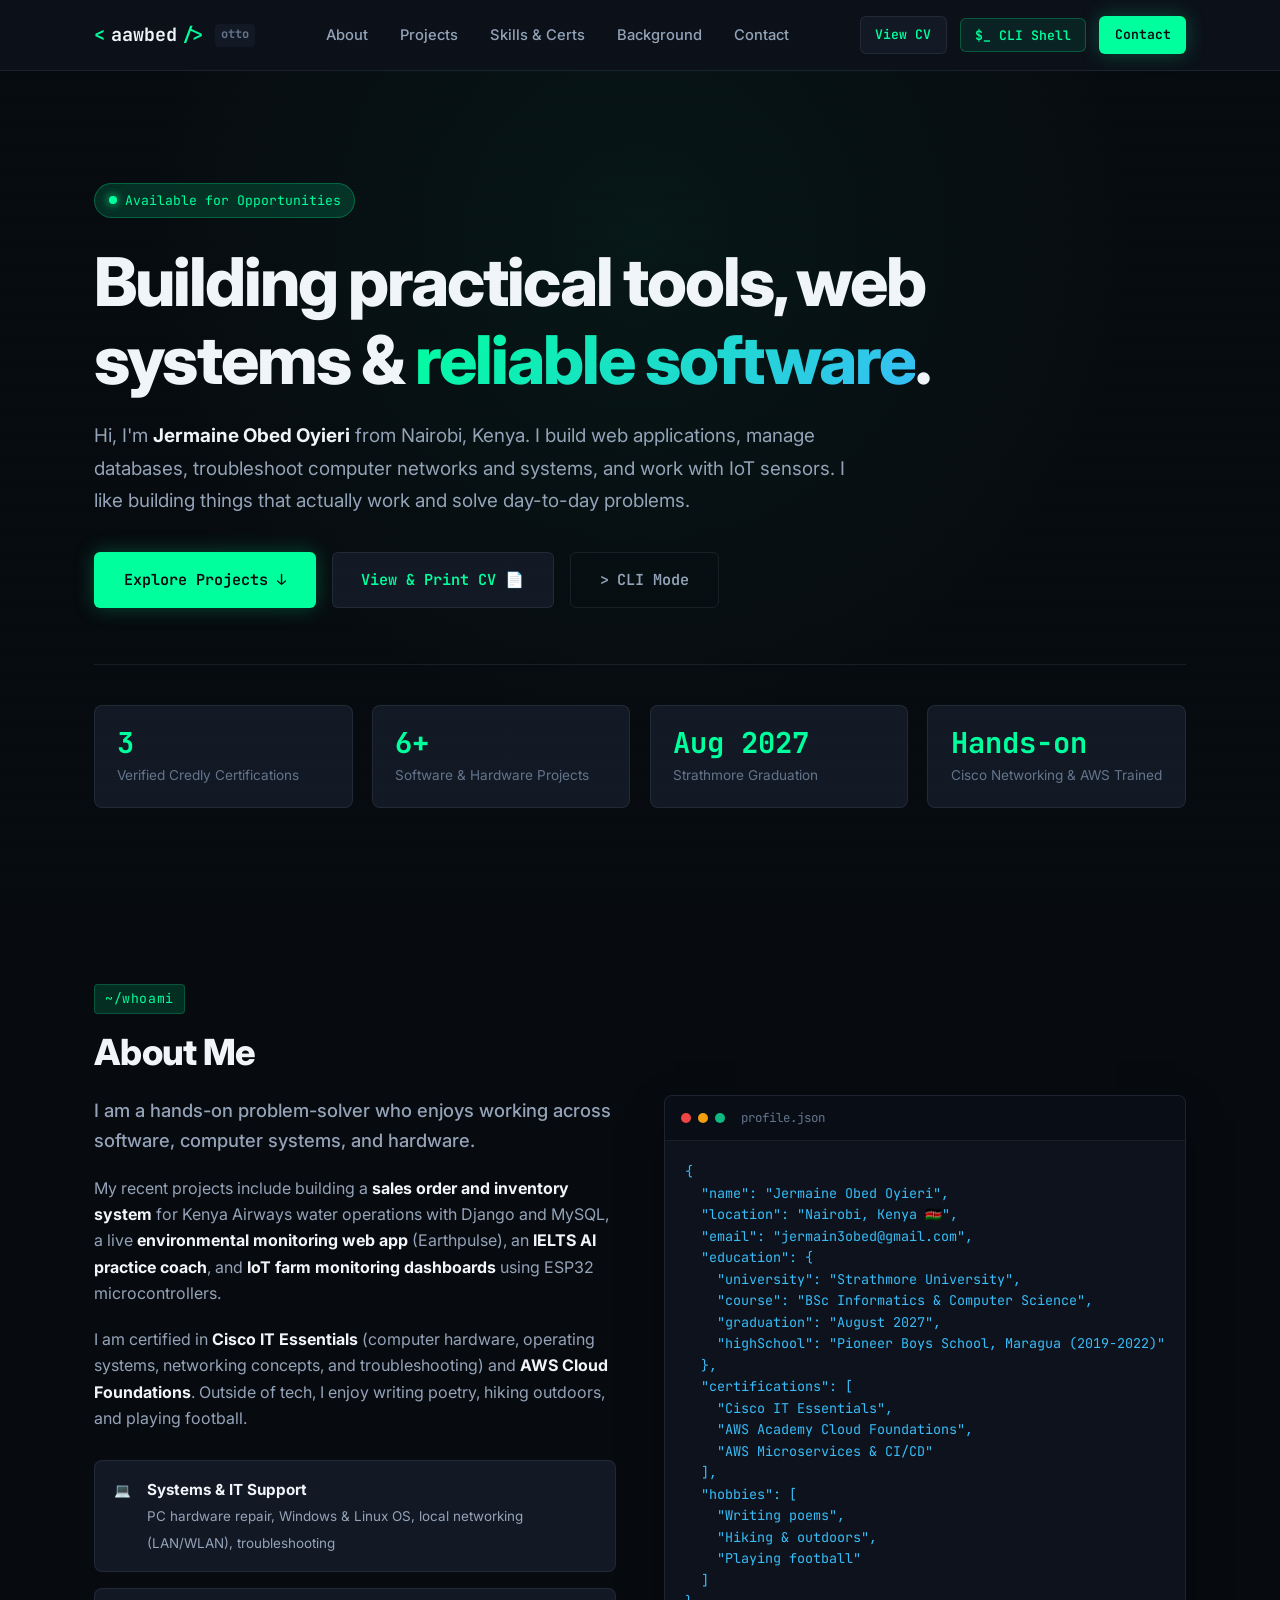
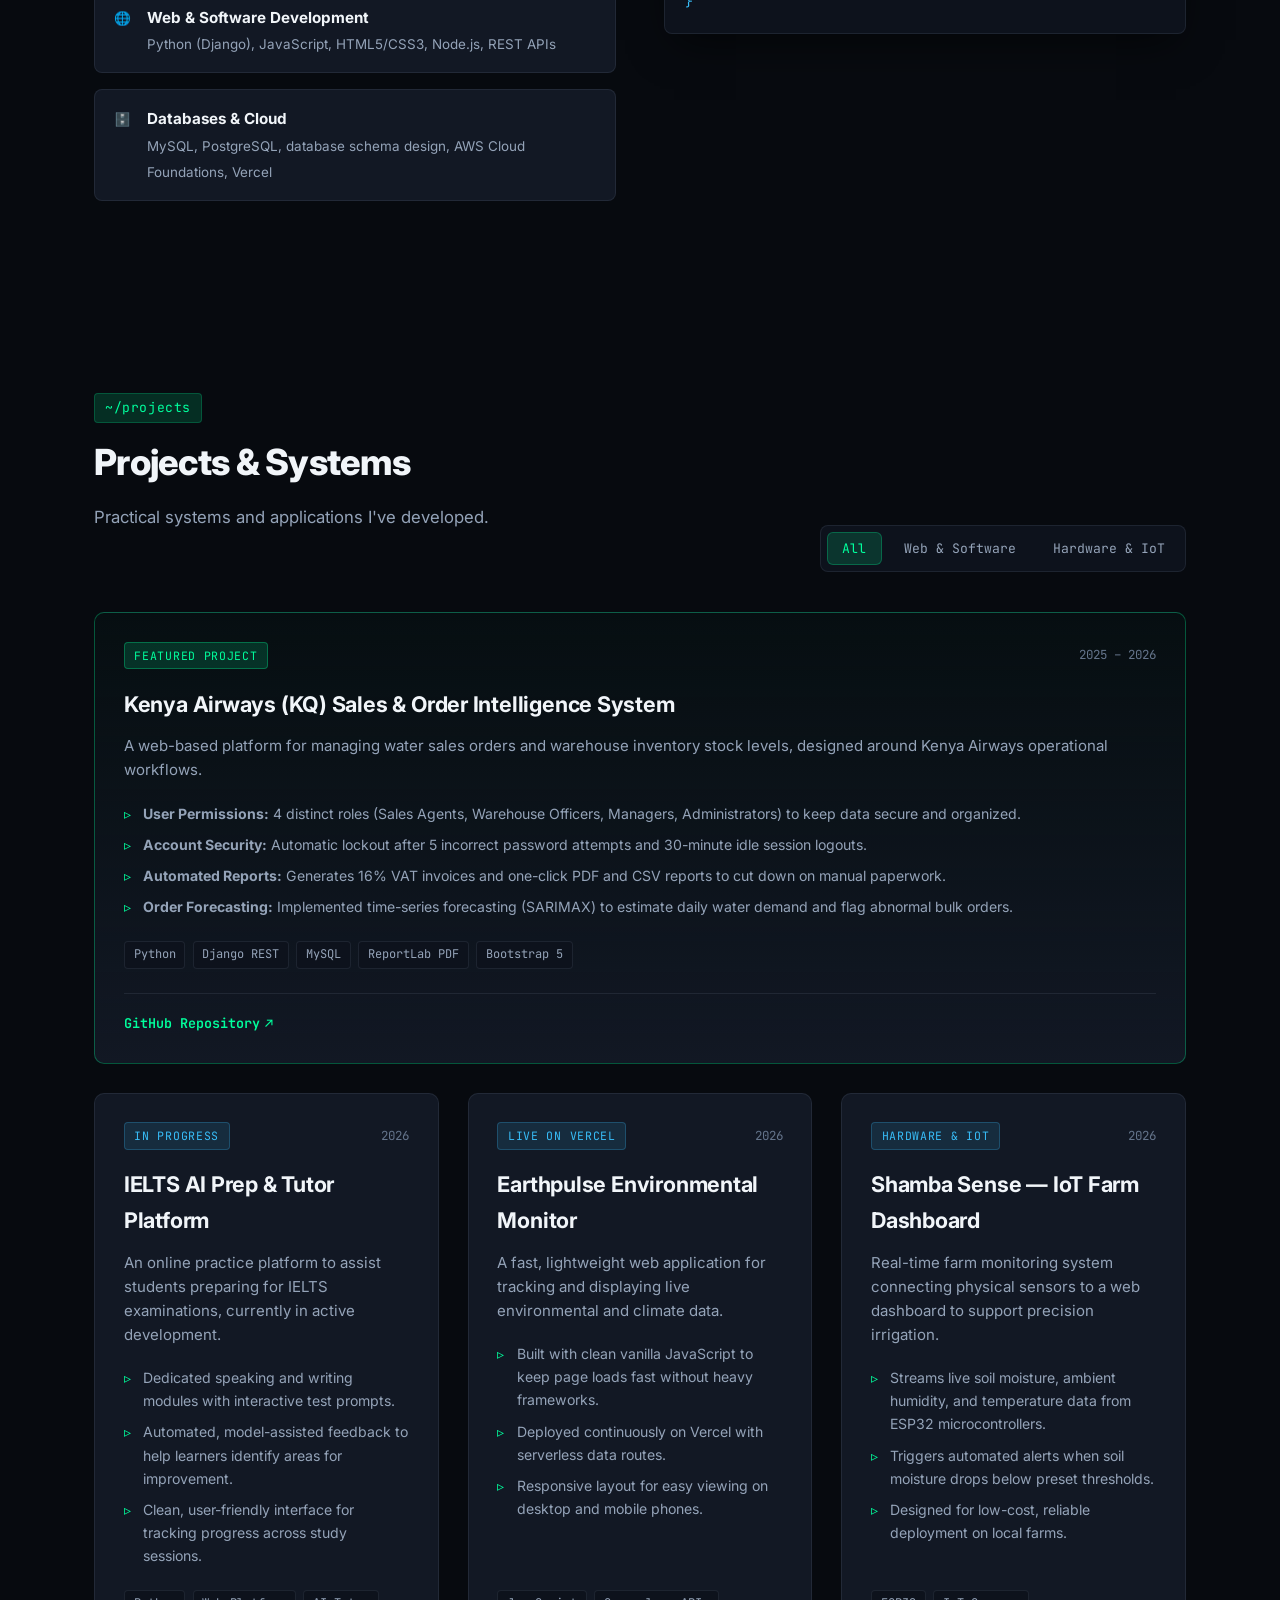
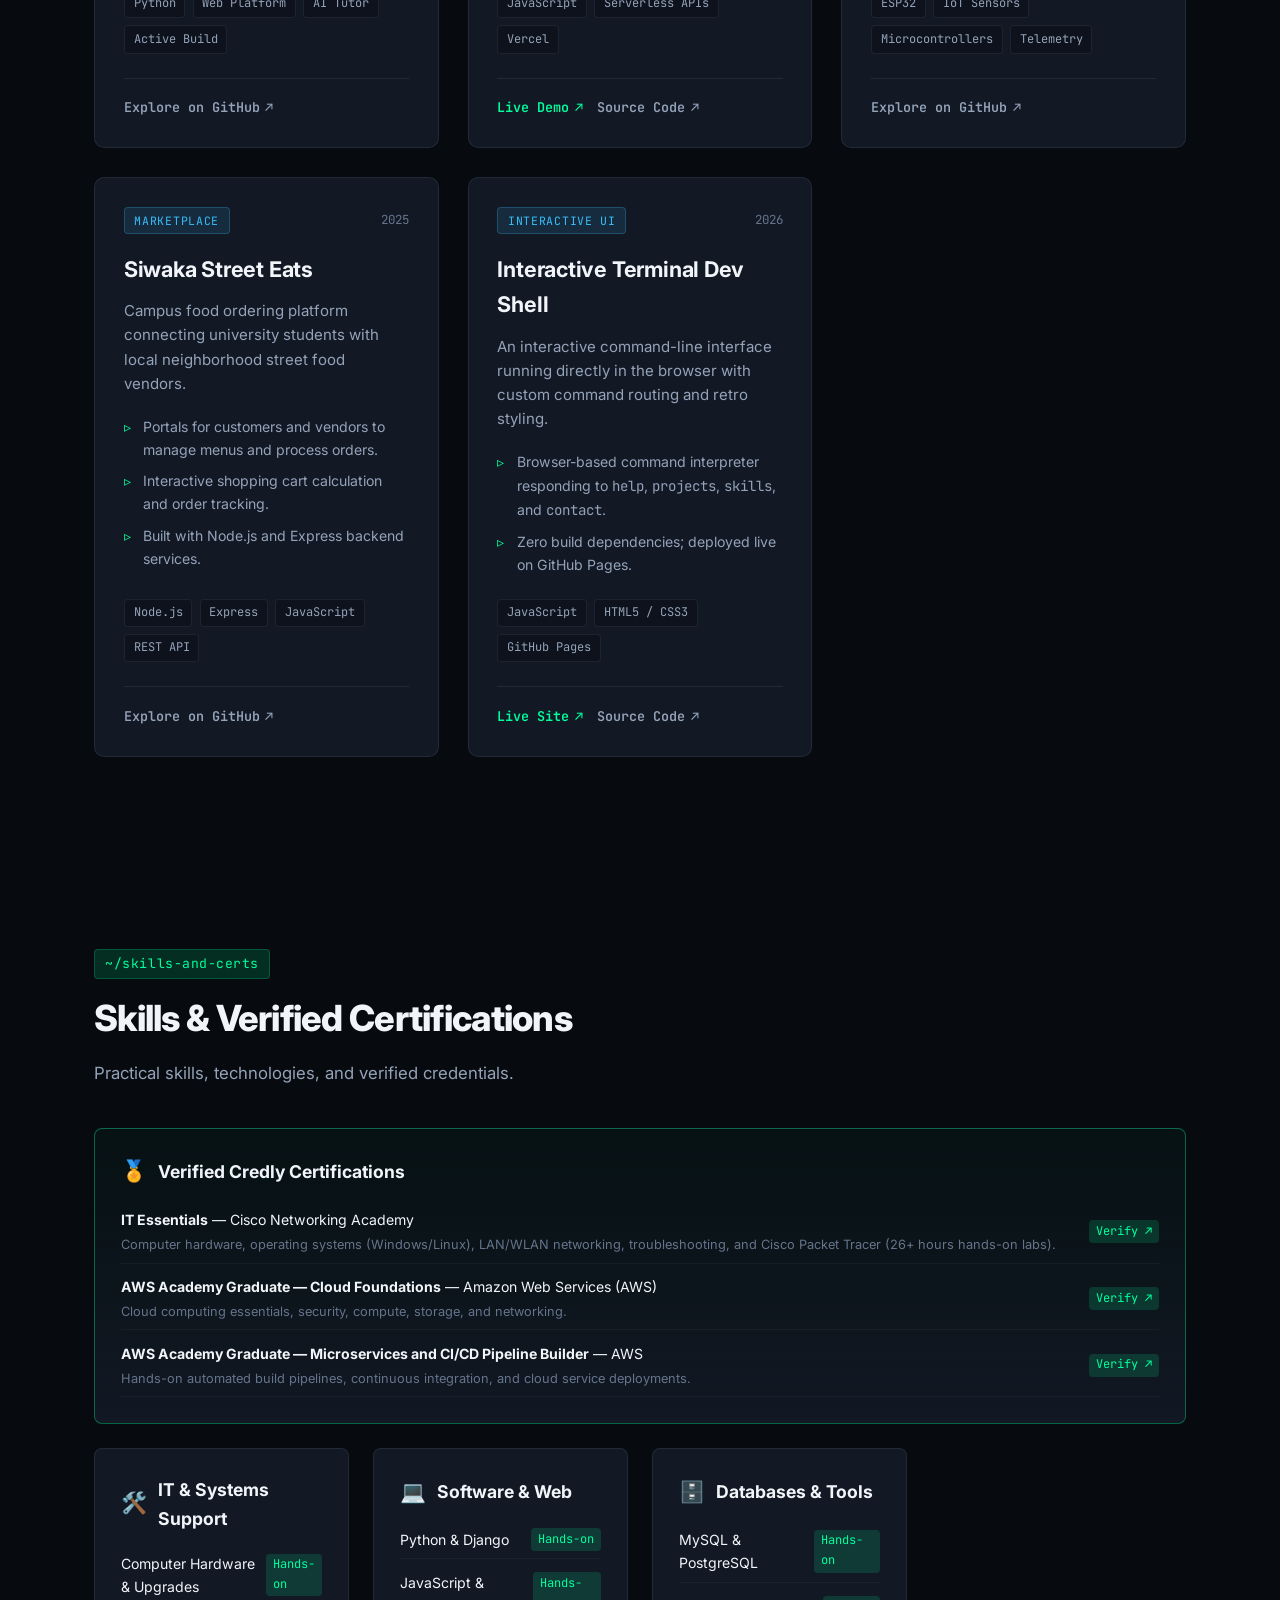
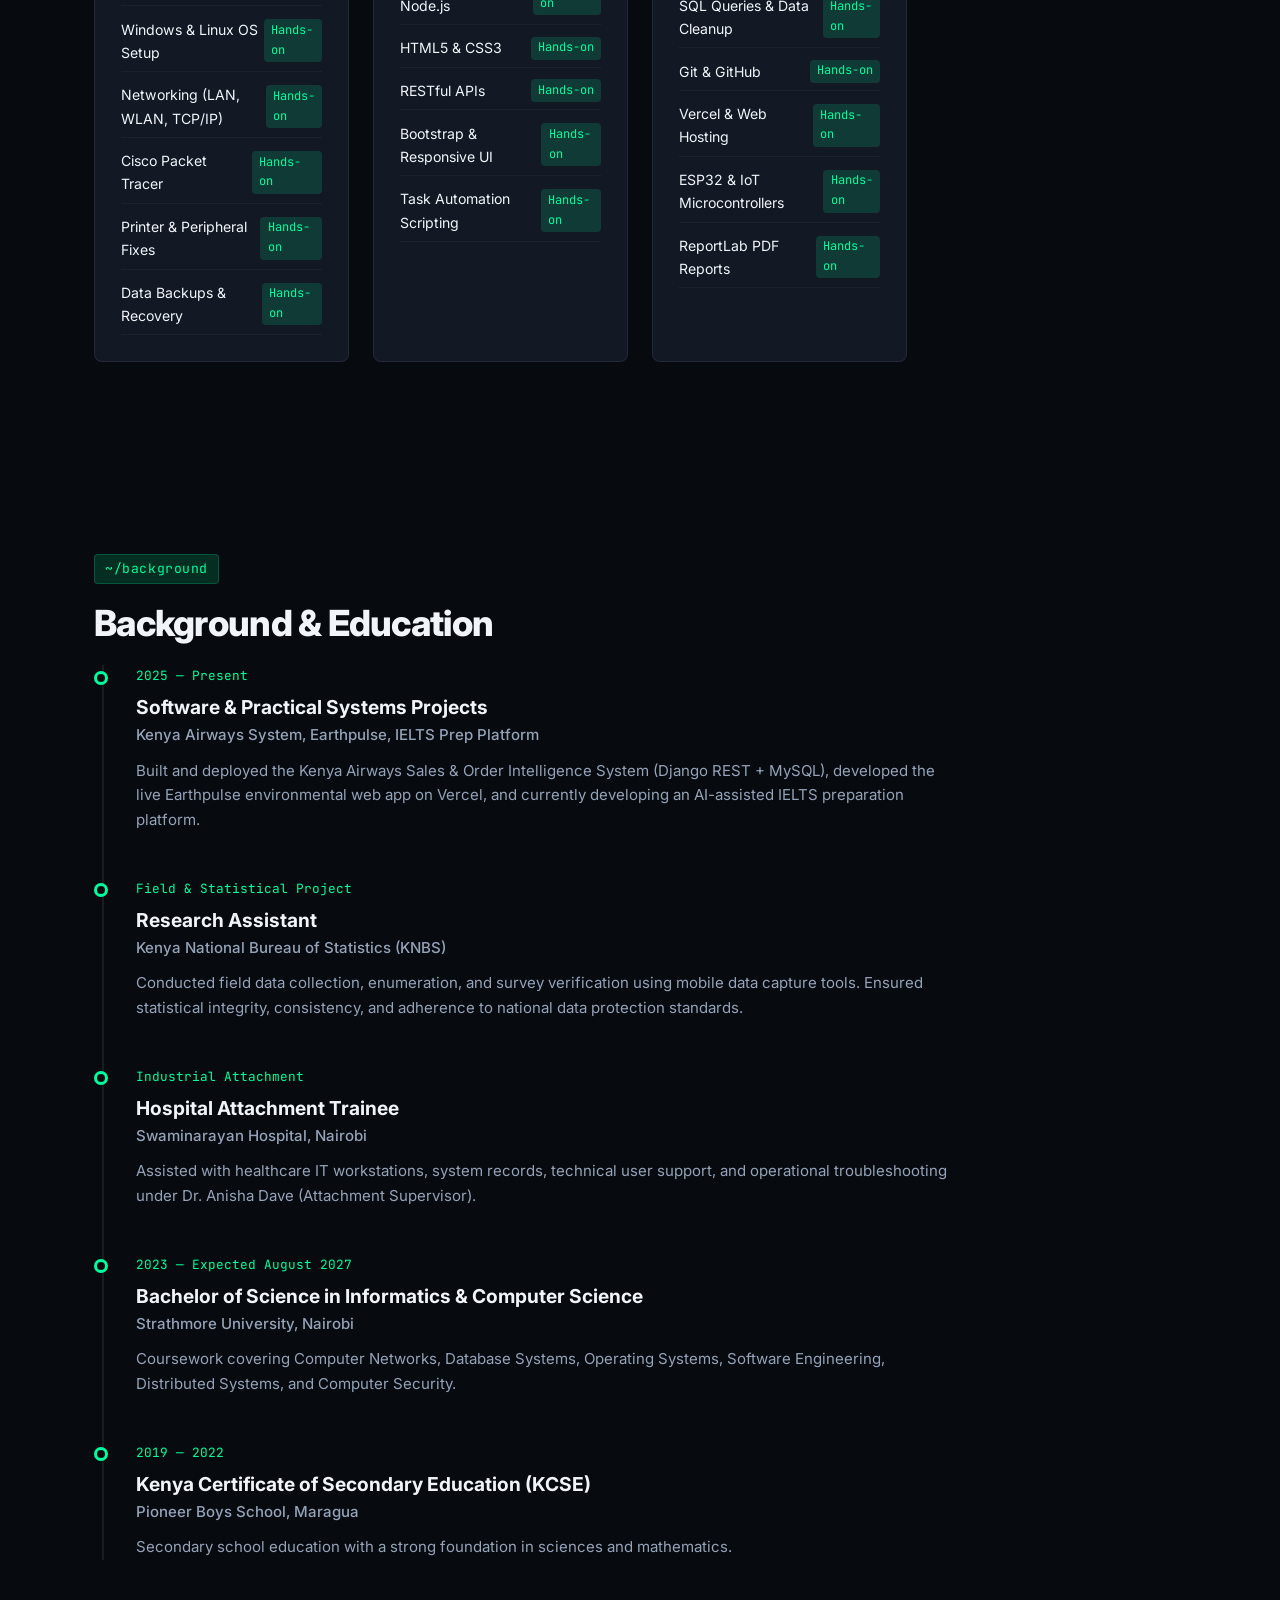
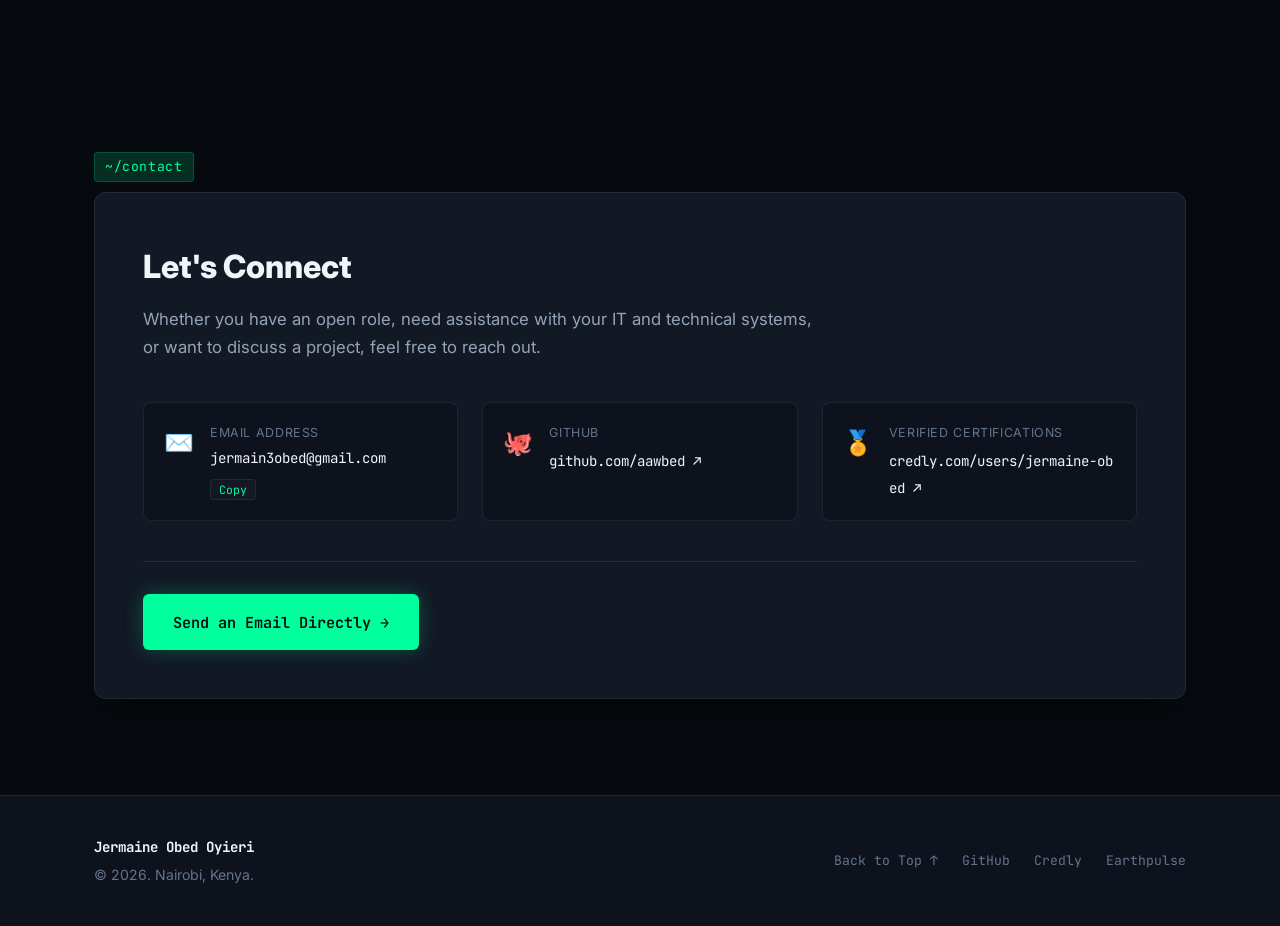
<file: index.html>
<!DOCTYPE html>
<html lang="en">
<head>
  <meta charset="UTF-8">
  <meta name="viewport" content="width=device-width, initial-scale=1.0">
  <title>Jermaine Obed Oyieri | Portfolio</title>
  <meta name="description" content="Portfolio of Jermaine Obed Oyieri — Practical systems, web development, IT solutions, and software projects.">
  <link rel="preconnect" href="https://fonts.googleapis.com">
  <link rel="preconnect" href="https://fonts.gstatic.com" crossorigin>
  <link href="https://fonts.googleapis.com/css2?family=Inter:wght@300;400;500;600;700;800&family=JetBrains+Mono:wght@400;500;600;700&display=swap" rel="stylesheet">
  <link rel="stylesheet" href="styles.css">
</head>
<body>

  <!-- Navigation -->
  <header class="navbar" id="navbar">
    <div class="nav-container">
      <a href="#hero" class="nav-brand">
        <span class="brand-code">&lt;</span>aawbed<span class="brand-code">/&gt;</span>
        <span class="brand-sub">otto</span>
      </a>

      <nav class="nav-links" id="navLinks">
        <a href="#about">About</a>
        <a href="#projects">Projects</a>
        <a href="#skills">Skills &amp; Certs</a>
        <a href="#experience">Background</a>
        <a href="#contact">Contact</a>
      </nav>

      <div class="nav-actions">
        <a href="CV_Jermaine_Obed.html" target="_blank" class="btn btn-sm btn-secondary">View CV</a>
        <button class="btn btn-sm btn-terminal" id="terminalToggleBtn" title="Launch Interactive Terminal">
          <span class="terminal-icon">$_</span> CLI Shell
        </button>
        <a href="mailto:jermain3obed@gmail.com" class="btn btn-sm btn-primary">Contact</a>
      </div>

      <button class="mobile-menu-btn" id="mobileMenuBtn" aria-label="Toggle mobile menu">
        <span></span><span></span><span></span>
      </button>
    </div>
  </header>

  <!-- Hero Section -->
  <section class="hero-section" id="hero">
    <div class="container hero-container">
      <div class="hero-badge">
        <span class="badge-dot"></span> Available for Opportunities
      </div>
      <h1 class="hero-title">
        Building practical tools, web systems &amp; <span class="gradient-text">reliable software</span>.
      </h1>
      <p class="hero-subtitle">
        Hi, I'm <strong>Jermaine Obed Oyieri</strong> from Nairobi, Kenya. I build web applications, manage databases, troubleshoot computer networks and systems, and work with IoT sensors. I like building things that actually work and solve day-to-day problems.
      </p>

      <div class="hero-cta-group">
        <a href="#projects" class="btn btn-primary btn-lg">Explore Projects ↓</a>
        <a href="CV_Jermaine_Obed.html" target="_blank" class="btn btn-secondary btn-lg">View &amp; Print CV 📄</a>
        <button class="btn btn-ghost btn-lg" id="heroTerminalBtn">
          <span class="terminal-icon">&gt;</span> CLI Mode
        </button>
      </div>

      <div class="hero-metrics">
        <div class="metric-card">
          <div class="metric-number">3</div>
          <div class="metric-label">Verified Credly Certifications</div>
        </div>
        <div class="metric-card">
          <div class="metric-number">6+</div>
          <div class="metric-label">Software &amp; Hardware Projects</div>
        </div>
        <div class="metric-card">
          <div class="metric-number">Aug 2027</div>
          <div class="metric-label">Strathmore Graduation</div>
        </div>
        <div class="metric-card">
          <div class="metric-number">Hands-on</div>
          <div class="metric-label">Cisco Networking &amp; AWS Trained</div>
        </div>
      </div>
    </div>
  </section>

  <!-- About Section -->
  <section class="section about-section" id="about">
    <div class="container">
      <div class="section-tag">~/whoami</div>
      <h2 class="section-title">About Me</h2>

      <div class="about-grid">
        <div class="about-text">
          <p class="lead-paragraph">
            I am a hands-on problem-solver who enjoys working across software, computer systems, and hardware.
          </p>
          <p>
            My recent projects include building a <strong>sales order and inventory system</strong> for Kenya Airways water operations with Django and MySQL, a live <strong>environmental monitoring web app</strong> (Earthpulse), an <strong>IELTS AI practice coach</strong>, and <strong>IoT farm monitoring dashboards</strong> using ESP32 microcontrollers.
          </p>
          <p>
            I am certified in <strong>Cisco IT Essentials</strong> (computer hardware, operating systems, networking concepts, and troubleshooting) and <strong>AWS Cloud Foundations</strong>. Outside of tech, I enjoy writing poetry, hiking outdoors, and playing football.
          </p>
          <div class="about-highlights">
            <div class="highlight-item">
              <span class="highlight-icon">💻</span>
              <div>
                <strong>Systems &amp; IT Support</strong>
                <span>PC hardware repair, Windows &amp; Linux OS, local networking (LAN/WLAN), troubleshooting</span>
              </div>
            </div>
            <div class="highlight-item">
              <span class="highlight-icon">🌐</span>
              <div>
                <strong>Web &amp; Software Development</strong>
                <span>Python (Django), JavaScript, HTML5/CSS3, Node.js, REST APIs</span>
              </div>
            </div>
            <div class="highlight-item">
              <span class="highlight-icon">🗄️</span>
              <div>
                <strong>Databases &amp; Cloud</strong>
                <span>MySQL, PostgreSQL, database schema design, AWS Cloud Foundations, Vercel</span>
              </div>
            </div>
          </div>
        </div>

        <div class="about-card">
          <div class="terminal-window">
            <div class="terminal-header">
              <span class="dot dot-red"></span>
              <span class="dot dot-yellow"></span>
              <span class="dot dot-green"></span>
              <span class="window-title">profile.json</span>
            </div>
            <pre class="terminal-content"><code>{
  "name": "Jermaine Obed Oyieri",
  "location": "Nairobi, Kenya 🇰🇪",
  "email": "jermain3obed@gmail.com",
  "education": {
    "university": "Strathmore University",
    "course": "BSc Informatics & Computer Science",
    "graduation": "August 2027",
    "highSchool": "Pioneer Boys School, Maragua (2019-2022)"
  },
  "certifications": [
    "Cisco IT Essentials",
    "AWS Academy Cloud Foundations",
    "AWS Microservices & CI/CD"
  ],
  "hobbies": [
    "Writing poems",
    "Hiking & outdoors",
    "Playing football"
  ]
}</code></pre>
          </div>
        </div>
      </div>
    </div>
  </section>

  <!-- Featured Projects Section -->
  <section class="section projects-section" id="projects">
    <div class="container">
      <div class="section-tag">~/projects</div>
      <div class="section-header-flex">
        <div>
          <h2 class="section-title">Projects &amp; Systems</h2>
          <p class="section-desc">Practical systems and applications I've developed.</p>
        </div>
        <div class="filter-tabs" id="projectFilters">
          <button class="filter-tab active" data-filter="all">All</button>
          <button class="filter-tab" data-filter="software">Web &amp; Software</button>
          <button class="filter-tab" data-filter="hardware">Hardware &amp; IoT</button>
        </div>
      </div>

      <div class="projects-grid" id="projectsGrid">

        <!-- Project 1: KQ Sales & Order Intelligence -->
        <article class="project-card featured" data-category="software">
          <div class="card-top">
            <span class="project-pill featured-pill">Featured Project</span>
            <span class="project-year">2025 – 2026</span>
          </div>
          <h3 class="project-title">Kenya Airways (KQ) Sales &amp; Order Intelligence System</h3>
          <p class="project-description">
            A web-based platform for managing water sales orders and warehouse inventory stock levels, designed around Kenya Airways operational workflows.
          </p>
          <ul class="project-features">
            <li><strong>User Permissions:</strong> 4 distinct roles (Sales Agents, Warehouse Officers, Managers, Administrators) to keep data secure and organized.</li>
            <li><strong>Account Security:</strong> Automatic lockout after 5 incorrect password attempts and 30-minute idle session logouts.</li>
            <li><strong>Automated Reports:</strong> Generates 16% VAT invoices and one-click PDF and CSV reports to cut down on manual paperwork.</li>
            <li><strong>Order Forecasting:</strong> Implemented time-series forecasting (SARIMAX) to estimate daily water demand and flag abnormal bulk orders.</li>
          </ul>
          <div class="tag-list">
            <span class="tag">Python</span>
            <span class="tag">Django REST</span>
            <span class="tag">MySQL</span>
            <span class="tag">ReportLab PDF</span>
            <span class="tag">Bootstrap 5</span>
          </div>
          <div class="card-links">
            <a href="https://github.com/aawbed/kq-sales-order-intelligence" target="_blank" rel="noopener" class="link-btn primary-link">
              GitHub Repository <span>↗</span>
            </a>
          </div>
        </article>

        <!-- Project 2: IELTS AI Prep & Tutor Platform -->
        <article class="project-card" data-category="software">
          <div class="card-top">
            <span class="project-pill">In Progress</span>
            <span class="project-year">2026</span>
          </div>
          <h3 class="project-title">IELTS AI Prep &amp; Tutor Platform</h3>
          <p class="project-description">
            An online practice platform to assist students preparing for IELTS examinations, currently in active development.
          </p>
          <ul class="project-features">
            <li>Dedicated speaking and writing modules with interactive test prompts.</li>
            <li>Automated, model-assisted feedback to help learners identify areas for improvement.</li>
            <li>Clean, user-friendly interface for tracking progress across study sessions.</li>
          </ul>
          <div class="tag-list">
            <span class="tag">Python</span>
            <span class="tag">Web Platform</span>
            <span class="tag">AI Tutor</span>
            <span class="tag">Active Build</span>
          </div>
          <div class="card-links">
            <a href="https://github.com/aawbed" target="_blank" rel="noopener" class="link-btn">
              Explore on GitHub <span>↗</span>
            </a>
          </div>
        </article>

        <!-- Project 3: Earthpulse -->
        <article class="project-card" data-category="software">
          <div class="card-top">
            <span class="project-pill">Live on Vercel</span>
            <span class="project-year">2026</span>
          </div>
          <h3 class="project-title">Earthpulse Environmental Monitor</h3>
          <p class="project-description">
            A fast, lightweight web application for tracking and displaying live environmental and climate data.
          </p>
          <ul class="project-features">
            <li>Built with clean vanilla JavaScript to keep page loads fast without heavy frameworks.</li>
            <li>Deployed continuously on Vercel with serverless data routes.</li>
            <li>Responsive layout for easy viewing on desktop and mobile phones.</li>
          </ul>
          <div class="tag-list">
            <span class="tag">JavaScript</span>
            <span class="tag">Serverless APIs</span>
            <span class="tag">Vercel</span>
          </div>
          <div class="card-links">
            <a href="https://earth-pulse-delta.vercel.app" target="_blank" rel="noopener" class="link-btn primary-link">
              Live Demo <span>↗</span>
            </a>
            <a href="https://github.com/aawbed/earth-pulse" target="_blank" rel="noopener" class="link-btn">
              Source Code <span>↗</span>
            </a>
          </div>
        </article>

        <!-- Project 4: Shamba Sense -->
        <article class="project-card" data-category="hardware">
          <div class="card-top">
            <span class="project-pill">Hardware &amp; IoT</span>
            <span class="project-year">2026</span>
          </div>
          <h3 class="project-title">Shamba Sense — IoT Farm Dashboard</h3>
          <p class="project-description">
            Real-time farm monitoring system connecting physical sensors to a web dashboard to support precision irrigation.
          </p>
          <ul class="project-features">
            <li>Streams live soil moisture, ambient humidity, and temperature data from ESP32 microcontrollers.</li>
            <li>Triggers automated alerts when soil moisture drops below preset thresholds.</li>
            <li>Designed for low-cost, reliable deployment on local farms.</li>
          </ul>
          <div class="tag-list">
            <span class="tag">ESP32</span>
            <span class="tag">IoT Sensors</span>
            <span class="tag">Microcontrollers</span>
            <span class="tag">Telemetry</span>
          </div>
          <div class="card-links">
            <a href="https://github.com/aawbed" target="_blank" rel="noopener" class="link-btn">
              Explore on GitHub <span>↗</span>
            </a>
          </div>
        </article>

        <!-- Project 5: Siwaka Street Eats -->
        <article class="project-card" data-category="software">
          <div class="card-top">
            <span class="project-pill">Marketplace</span>
            <span class="project-year">2025</span>
          </div>
          <h3 class="project-title">Siwaka Street Eats</h3>
          <p class="project-description">
            Campus food ordering platform connecting university students with local neighborhood street food vendors.
          </p>
          <ul class="project-features">
            <li>Portals for customers and vendors to manage menus and process orders.</li>
            <li>Interactive shopping cart calculation and order tracking.</li>
            <li>Built with Node.js and Express backend services.</li>
          </ul>
          <div class="tag-list">
            <span class="tag">Node.js</span>
            <span class="tag">Express</span>
            <span class="tag">JavaScript</span>
            <span class="tag">REST API</span>
          </div>
          <div class="card-links">
            <a href="https://github.com/aawbed" target="_blank" rel="noopener" class="link-btn">
              Explore on GitHub <span>↗</span>
            </a>
          </div>
        </article>

        <!-- Project 6: Interactive Terminal Dev Shell -->
        <article class="project-card" data-category="software">
          <div class="card-top">
            <span class="project-pill">Interactive UI</span>
            <span class="project-year">2026</span>
          </div>
          <h3 class="project-title">Interactive Terminal Dev Shell</h3>
          <p class="project-description">
            An interactive command-line interface running directly in the browser with custom command routing and retro styling.
          </p>
          <ul class="project-features">
            <li>Browser-based command interpreter responding to <code>help</code>, <code>projects</code>, <code>skills</code>, and <code>contact</code>.</li>
            <li>Zero build dependencies; deployed live on GitHub Pages.</li>
          </ul>
          <div class="tag-list">
            <span class="tag">JavaScript</span>
            <span class="tag">HTML5 / CSS3</span>
            <span class="tag">GitHub Pages</span>
          </div>
          <div class="card-links">
            <a href="https://is-project-2026.github.io/interactive-portfolio-166588/" target="_blank" rel="noopener" class="link-btn primary-link">
              Live Site <span>↗</span>
            </a>
            <a href="https://github.com/aawbed/interactive-portfolio-166588" target="_blank" rel="noopener" class="link-btn">
              Source Code <span>↗</span>
            </a>
          </div>
        </article>

      </div>
    </div>
  </section>

  <!-- Skills & Certifications Section -->
  <section class="section skills-section" id="skills">
    <div class="container">
      <div class="section-tag">~/skills-and-certs</div>
      <h2 class="section-title">Skills &amp; Verified Certifications</h2>
      <p class="section-desc">Practical skills, technologies, and verified credentials.</p>

      <div class="skills-grid">

        <!-- Certifications Block -->
        <div class="skill-category" style="grid-column: 1 / -1; border-color: rgba(0, 255, 157, 0.35); background: linear-gradient(180deg, rgba(0, 255, 157, 0.03) 0%, var(--bg-card) 100%);">
          <div class="category-header">
            <span class="category-icon">🏅</span>
            <h3>Verified Credly Certifications</h3>
          </div>
          <ul class="skill-items">
            <li>
              <div>
                <strong style="color:var(--text-primary);">IT Essentials</strong> — Cisco Networking Academy
                <div style="font-size:0.8rem; color:var(--text-muted); margin-top:0.2rem;">Computer hardware, operating systems (Windows/Linux), LAN/WLAN networking, troubleshooting, and Cisco Packet Tracer (26+ hours hands-on labs).</div>
              </div>
              <a href="https://www.credly.com/users/jermaine-obed" target="_blank" rel="noopener" class="skill-level" style="text-decoration:none;">Verify ↗</a>
            </li>
            <li>
              <div>
                <strong style="color:var(--text-primary);">AWS Academy Graduate — Cloud Foundations</strong> — Amazon Web Services (AWS)
                <div style="font-size:0.8rem; color:var(--text-muted); margin-top:0.2rem;">Cloud computing essentials, security, compute, storage, and networking.</div>
              </div>
              <a href="https://www.credly.com/users/jermaine-obed" target="_blank" rel="noopener" class="skill-level" style="text-decoration:none;">Verify ↗</a>
            </li>
            <li>
              <div>
                <strong style="color:var(--text-primary);">AWS Academy Graduate — Microservices and CI/CD Pipeline Builder</strong> — AWS
                <div style="font-size:0.8rem; color:var(--text-muted); margin-top:0.2rem;">Hands-on automated build pipelines, continuous integration, and cloud service deployments.</div>
              </div>
              <a href="https://www.credly.com/users/jermaine-obed" target="_blank" rel="noopener" class="skill-level" style="text-decoration:none;">Verify ↗</a>
            </li>
          </ul>
        </div>

        <div class="skill-category">
          <div class="category-header">
            <span class="category-icon">🛠️</span>
            <h3>IT &amp; Systems Support</h3>
          </div>
          <ul class="skill-items">
            <li><span class="skill-name">Computer Hardware &amp; Upgrades</span> <span class="skill-level">Hands-on</span></li>
            <li><span class="skill-name">Windows &amp; Linux OS Setup</span> <span class="skill-level">Hands-on</span></li>
            <li><span class="skill-name">Networking (LAN, WLAN, TCP/IP)</span> <span class="skill-level">Hands-on</span></li>
            <li><span class="skill-name">Cisco Packet Tracer</span> <span class="skill-level">Hands-on</span></li>
            <li><span class="skill-name">Printer &amp; Peripheral Fixes</span> <span class="skill-level">Hands-on</span></li>
            <li><span class="skill-name">Data Backups &amp; Recovery</span> <span class="skill-level">Hands-on</span></li>
          </ul>
        </div>

        <div class="skill-category">
          <div class="category-header">
            <span class="category-icon">💻</span>
            <h3>Software &amp; Web</h3>
          </div>
          <ul class="skill-items">
            <li><span class="skill-name">Python &amp; Django</span> <span class="skill-level">Hands-on</span></li>
            <li><span class="skill-name">JavaScript &amp; Node.js</span> <span class="skill-level">Hands-on</span></li>
            <li><span class="skill-name">HTML5 &amp; CSS3</span> <span class="skill-level">Hands-on</span></li>
            <li><span class="skill-name">RESTful APIs</span> <span class="skill-level">Hands-on</span></li>
            <li><span class="skill-name">Bootstrap &amp; Responsive UI</span> <span class="skill-level">Hands-on</span></li>
            <li><span class="skill-name">Task Automation Scripting</span> <span class="skill-level">Hands-on</span></li>
          </ul>
        </div>

        <div class="skill-category">
          <div class="category-header">
            <span class="category-icon">🗄️</span>
            <h3>Databases &amp; Tools</h3>
          </div>
          <ul class="skill-items">
            <li><span class="skill-name">MySQL &amp; PostgreSQL</span> <span class="skill-level">Hands-on</span></li>
            <li><span class="skill-name">SQL Queries &amp; Data Cleanup</span> <span class="skill-level">Hands-on</span></li>
            <li><span class="skill-name">Git &amp; GitHub</span> <span class="skill-level">Hands-on</span></li>
            <li><span class="skill-name">Vercel &amp; Web Hosting</span> <span class="skill-level">Hands-on</span></li>
            <li><span class="skill-name">ESP32 &amp; IoT Microcontrollers</span> <span class="skill-level">Hands-on</span></li>
            <li><span class="skill-name">ReportLab PDF Reports</span> <span class="skill-level">Hands-on</span></li>
          </ul>
        </div>

      </div>
    </div>
  </section>

  <!-- Background / Experience Section -->
  <section class="section experience-section" id="experience">
    <div class="container">
      <div class="section-tag">~/background</div>
      <h2 class="section-title">Background &amp; Education</h2>

      <div class="timeline">
        <div class="timeline-item">
          <div class="timeline-dot"></div>
          <div class="timeline-date">2025 — Present</div>
          <div class="timeline-content">
            <h3>Software &amp; Practical Systems Projects</h3>
            <p class="timeline-org">Kenya Airways System, Earthpulse, IELTS Prep Platform</p>
            <p>
              Built and deployed the Kenya Airways Sales &amp; Order Intelligence System (Django REST + MySQL), developed the live Earthpulse environmental web app on Vercel, and currently developing an AI-assisted IELTS preparation platform.
            </p>
          </div>
        </div>

        <div class="timeline-item">
          <div class="timeline-dot"></div>
          <div class="timeline-date">Field &amp; Statistical Project</div>
          <div class="timeline-content">
            <h3>Research Assistant</h3>
            <p class="timeline-org">Kenya National Bureau of Statistics (KNBS)</p>
            <p>
              Conducted field data collection, enumeration, and survey verification using mobile data capture tools. Ensured statistical integrity, consistency, and adherence to national data protection standards.
            </p>
          </div>
        </div>

        <div class="timeline-item">
          <div class="timeline-dot"></div>
          <div class="timeline-date">Industrial Attachment</div>
          <div class="timeline-content">
            <h3>Hospital Attachment Trainee</h3>
            <p class="timeline-org">Swaminarayan Hospital, Nairobi</p>
            <p>
              Assisted with healthcare IT workstations, system records, technical user support, and operational troubleshooting under Dr. Anisha Dave (Attachment Supervisor).
            </p>
          </div>
        </div>

        <div class="timeline-item">
          <div class="timeline-dot"></div>
          <div class="timeline-date">2023 — Expected August 2027</div>
          <div class="timeline-content">
            <h3>Bachelor of Science in Informatics &amp; Computer Science</h3>
            <p class="timeline-org">Strathmore University, Nairobi</p>
            <p>
              Coursework covering Computer Networks, Database Systems, Operating Systems, Software Engineering, Distributed Systems, and Computer Security.
            </p>
          </div>
        </div>

        <div class="timeline-item">
          <div class="timeline-dot"></div>
          <div class="timeline-date">2019 — 2022</div>
          <div class="timeline-content">
            <h3>Kenya Certificate of Secondary Education (KCSE)</h3>
            <p class="timeline-org">Pioneer Boys School, Maragua</p>
            <p>
              Secondary school education with a strong foundation in sciences and mathematics.
            </p>
          </div>
        </div>
      </div>
    </div>
  </section>

  <!-- Contact Section -->
  <section class="section contact-section" id="contact">
    <div class="container">
      <div class="section-tag">~/contact</div>
      <div class="contact-card">
        <div class="contact-header">
          <h2 class="contact-title">Let's Connect</h2>
          <p class="contact-subtitle">
            Whether you have an open role, need assistance with your IT and technical systems, or want to discuss a project, feel free to reach out.
          </p>
        </div>

        <div class="contact-methods">
          <div class="method-card">
            <span class="method-icon">✉️</span>
            <div>
              <span class="method-label">Email Address</span>
              <div class="email-copy-wrapper">
                <span class="method-value" id="emailText">jermain3obed@gmail.com</span>
                <button class="copy-btn" id="copyEmailBtn" title="Copy email address">Copy</button>
              </div>
            </div>
          </div>

          <div class="method-card">
            <span class="method-icon">🐙</span>
            <div>
              <span class="method-label">GitHub</span>
              <a href="https://github.com/aawbed" target="_blank" rel="noopener" class="method-value link">
                github.com/aawbed ↗
              </a>
            </div>
          </div>

          <div class="method-card">
            <span class="method-icon">🏅</span>
            <div>
              <span class="method-label">Verified Certifications</span>
              <a href="https://www.credly.com/users/jermaine-obed" target="_blank" rel="noopener" class="method-value link">
                credly.com/users/jermaine-obed ↗
              </a>
            </div>
          </div>
        </div>

        <div class="contact-action-bar">
          <a href="mailto:jermain3obed@gmail.com?subject=Job%20Opportunity%20/%20Inquiry" class="btn btn-primary btn-lg">
            Send an Email Directly →
          </a>
        </div>
      </div>
    </div>
  </section>

  <!-- Footer -->
  <footer class="footer">
    <div class="container footer-content">
      <div class="footer-left">
        <span class="footer-logo">Jermaine Obed Oyieri</span>
        <span class="footer-copy">© 2026. Nairobi, Kenya.</span>
      </div>
      <div class="footer-links">
        <a href="#hero">Back to Top ↑</a>
        <a href="https://github.com/aawbed" target="_blank" rel="noopener">GitHub</a>
        <a href="https://www.credly.com/users/jermaine-obed" target="_blank" rel="noopener">Credly</a>
        <a href="https://earth-pulse-delta.vercel.app" target="_blank" rel="noopener">Earthpulse</a>
      </div>
    </div>
  </footer>

  <!-- Interactive Terminal Drawer / Modal -->
  <div class="terminal-modal" id="terminalModal" aria-hidden="true">
    <div class="terminal-overlay" id="terminalOverlay"></div>
    <div class="terminal-dialog">
      <div class="terminal-dialog-bar">
        <div class="window-controls">
          <button class="dot dot-red" id="closeTerminalBtn" aria-label="Close terminal"></button>
          <span class="dot dot-yellow"></span>
          <span class="dot dot-green"></span>
        </div>
        <div class="dialog-title">otto@aawbed: ~/terminal-shell</div>
        <button class="close-text-btn" id="closeTerminalBtnText">ESC to exit</button>
      </div>

      <div class="dialog-terminal-body" id="dialogTermBody">
        <div class="line out muted">Jermaine Obed Oyieri — Portfolio CLI</div>
        <div class="line out muted">Type <span class="highlight-cmd">help</span> for a list of available commands.</div>
        <div class="line out"></div>

        <div class="cli-input-row" id="cliInputRow">
          <span class="cli-prompt-user">otto</span><span class="cli-prompt-at">@</span><span class="cli-prompt-path">portfolio</span><span class="cli-prompt-sym">:$&nbsp;</span>
          <input type="text" id="terminalInput" class="cli-input" autocomplete="off" spellcheck="false" aria-label="Terminal command input">
        </div>
      </div>
    </div>
  </div>

  <div class="toast" id="toast">Email copied to clipboard!</div>

  <script src="script.js"></script>
</body>
</html>
</file>
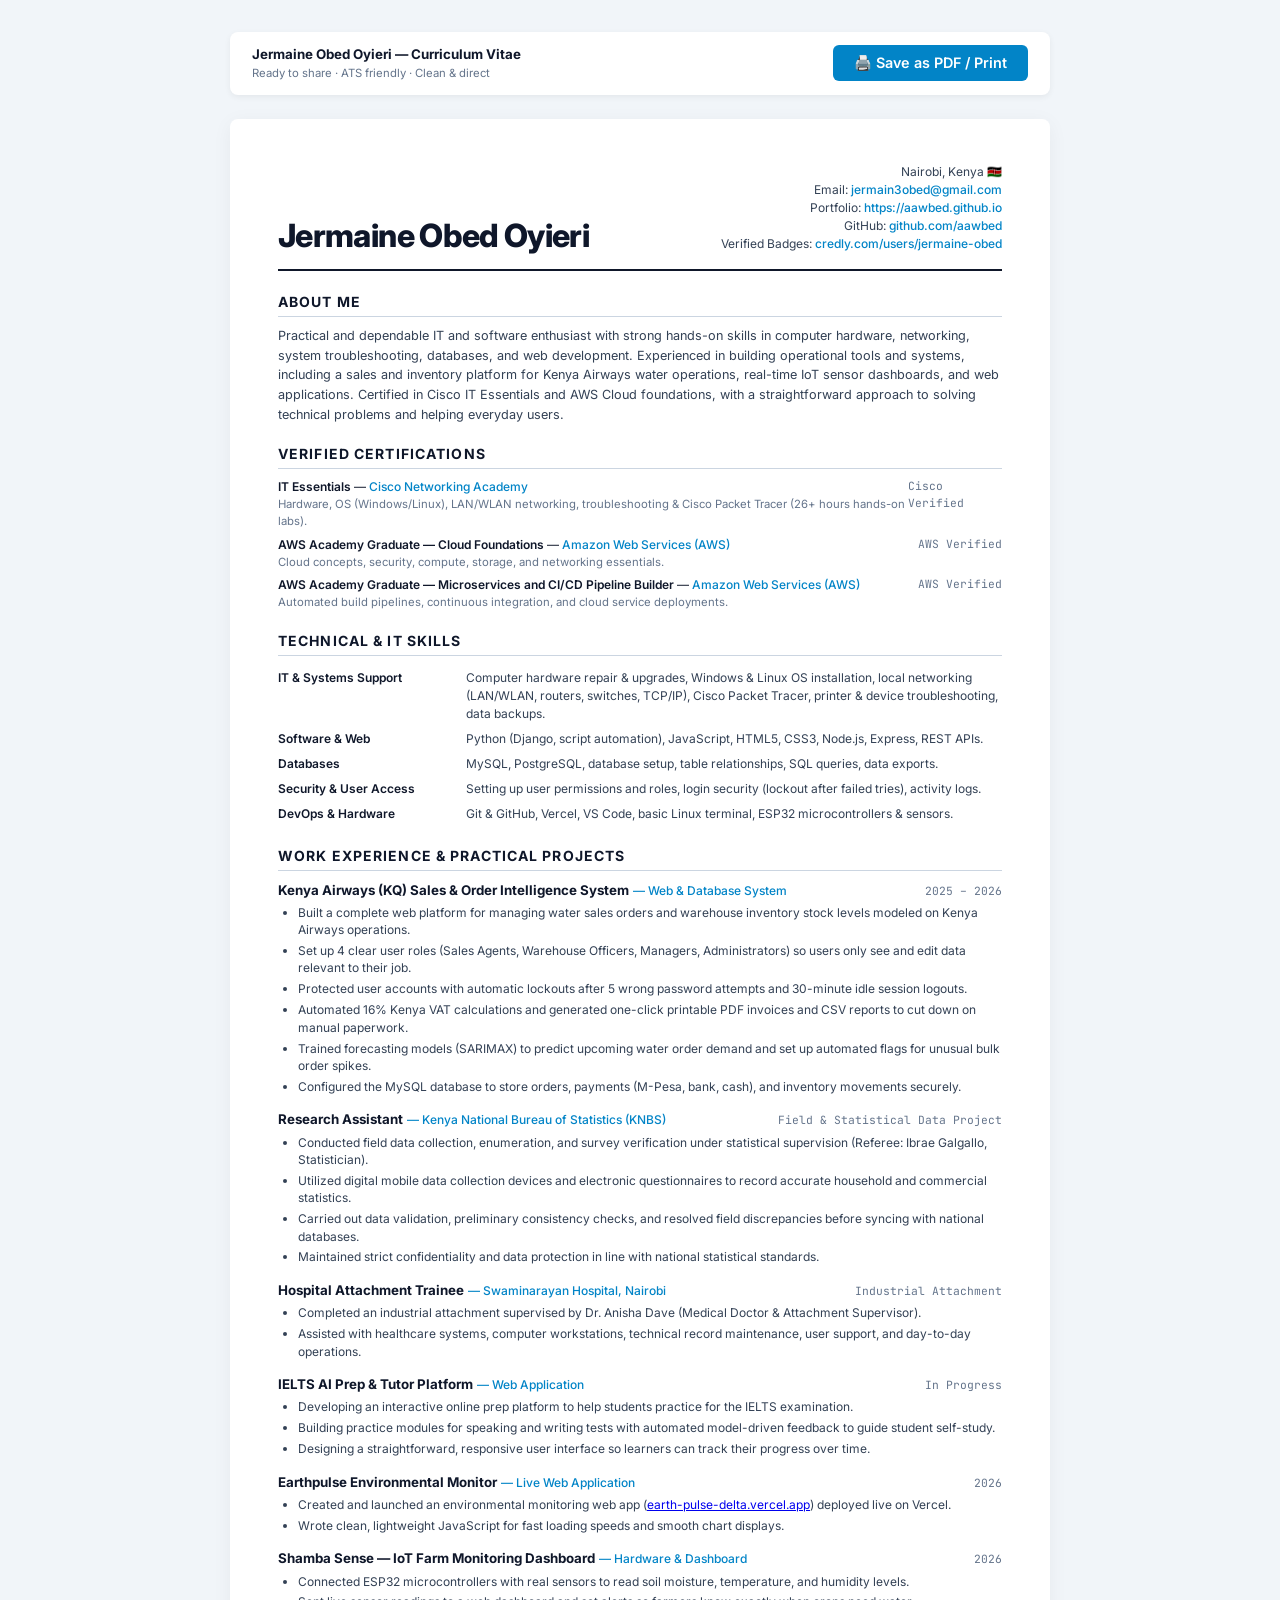
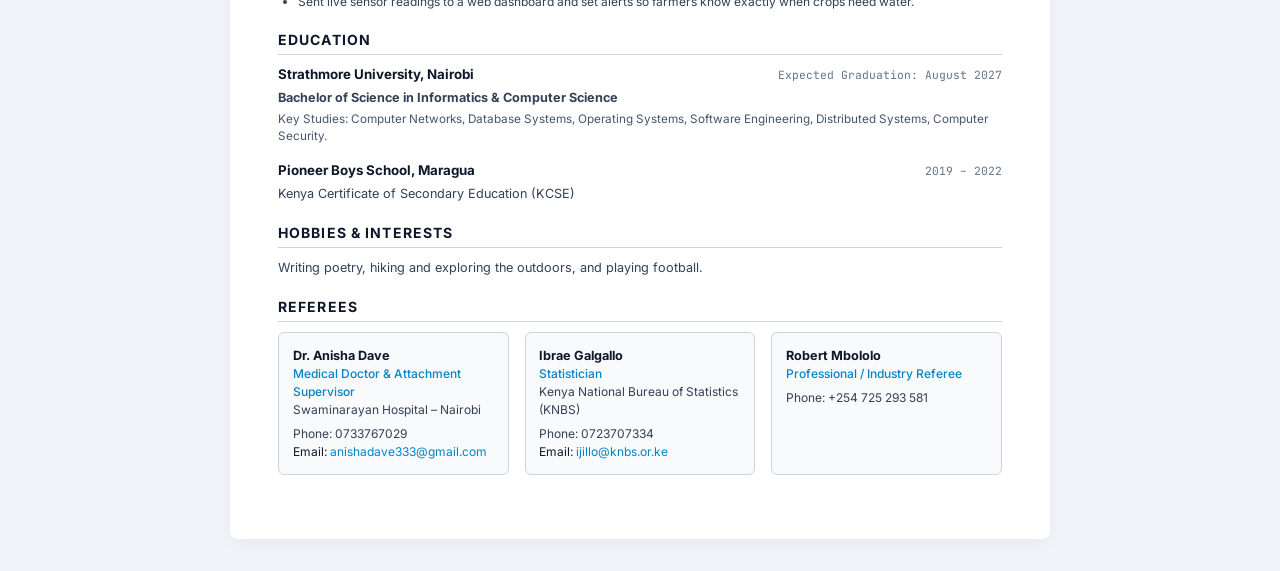
<file: CV_Jermaine_Obed.html>
<!DOCTYPE html>
<html lang="en">
<head>
  <meta charset="UTF-8">
  <meta name="viewport" content="width=device-width, initial-scale=1.0">
  <title>CV — Jermaine Obed Oyieri</title>
  <link rel="preconnect" href="https://fonts.googleapis.com">
  <link rel="preconnect" href="https://fonts.gstatic.com" crossorigin>
  <link href="https://fonts.googleapis.com/css2?family=Inter:wght@400;500;600;700;800&family=JetBrains+Mono:wght@400;500&display=swap" rel="stylesheet">
  <style>
    :root {
      --text-main: #0f172a;
      --text-muted: #334155;
      --text-light: #64748b;
      --primary: #0284c7;
      --border: #cbd5e1;
      --bg: #ffffff;
    }

    * { margin: 0; padding: 0; box-sizing: border-box; }
    body {
      font-family: 'Inter', -apple-system, BlinkMacSystemFont, 'Segoe UI', Roboto, sans-serif;
      color: var(--text-main);
      background: #f1f5f9;
      line-height: 1.5;
      font-size: 10pt;
      padding: 2rem 1rem;
    }

    .cv-actions {
      max-width: 820px;
      margin: 0 auto 1.5rem auto;
      display: flex;
      justify-content: space-between;
      align-items: center;
      background: #ffffff;
      padding: 0.8rem 1.4rem;
      border-radius: 8px;
      box-shadow: 0 2px 6px rgba(0,0,0,0.06);
    }

    .btn-print {
      background: #0284c7;
      color: #ffffff;
      border: none;
      font-family: inherit;
      font-weight: 600;
      font-size: 0.9rem;
      padding: 0.55rem 1.3rem;
      border-radius: 6px;
      cursor: pointer;
      display: inline-flex;
      align-items: center;
      gap: 0.5rem;
      transition: background 0.15s ease;
    }
    .btn-print:hover { background: #0369a1; }

    .cv-container {
      max-width: 820px;
      margin: 0 auto;
      background: var(--bg);
      padding: 2.8rem 3rem;
      border-radius: 8px;
      box-shadow: 0 4px 20px rgba(0,0,0,0.05);
    }

    /* Header */
    .header {
      border-bottom: 2px solid var(--text-main);
      padding-bottom: 1rem;
      margin-bottom: 1.2rem;
      display: flex;
      justify-content: space-between;
      align-items: flex-end;
      flex-wrap: wrap;
      gap: 1rem;
    }
    .name-block h1 {
      font-size: 24pt;
      font-weight: 800;
      letter-spacing: -0.02em;
      color: var(--text-main);
      line-height: 1.1;
    }
    .contact-details {
      text-align: right;
      font-size: 9pt;
      color: var(--text-muted);
      line-height: 1.5;
    }
    .contact-details a {
      color: #0284c7;
      text-decoration: none;
      font-weight: 500;
    }
    .contact-details a:hover { text-decoration: underline; }

    /* Sections */
    .section {
      margin-bottom: 1.15rem;
    }
    .section-title {
      font-size: 10.5pt;
      font-weight: 700;
      text-transform: uppercase;
      letter-spacing: 0.08em;
      color: var(--text-main);
      border-bottom: 1px solid var(--border);
      padding-bottom: 0.25rem;
      margin-bottom: 0.6rem;
    }

    .summary-text {
      font-size: 9.5pt;
      color: var(--text-muted);
      line-height: 1.55;
    }

    /* Skills Grid */
    .skills-table {
      width: 100%;
      border-collapse: collapse;
      font-size: 9pt;
    }
    .skills-table td {
      padding: 0.22rem 0;
      vertical-align: top;
    }
    .skills-table .skill-cat {
      width: 26%;
      font-weight: 600;
      color: var(--text-main);
    }
    .skills-table .skill-list {
      color: var(--text-muted);
    }

    /* Experience / Projects */
    .entry {
      margin-bottom: 0.95rem;
    }
    .entry-header {
      display: flex;
      justify-content: space-between;
      align-items: baseline;
      margin-bottom: 0.2rem;
    }
    .entry-title {
      font-size: 10pt;
      font-weight: 700;
      color: var(--text-main);
    }
    .entry-org {
      font-weight: 500;
      color: #0284c7;
      font-size: 9pt;
    }
    .entry-date {
      font-size: 8.5pt;
      font-family: 'JetBrains Mono', monospace;
      color: var(--text-light);
    }
    .entry-bullets {
      list-style-type: disc;
      padding-left: 1.25rem;
      font-size: 9pt;
      color: var(--text-muted);
      line-height: 1.45;
    }
    .entry-bullets li {
      margin-bottom: 0.22rem;
    }
    .entry-bullets strong {
      color: var(--text-main);
    }

    /* Certifications List */
    .cert-item {
      display: flex;
      justify-content: space-between;
      margin-bottom: 0.35rem;
      font-size: 9pt;
    }
    .cert-name {
      font-weight: 600;
      color: var(--text-main);
    }
    .cert-issuer {
      color: #0284c7;
      font-weight: 500;
    }
    .cert-date {
      font-size: 8.5pt;
      font-family: 'JetBrains Mono', monospace;
      color: var(--text-light);
    }

    /* Print settings */
    @media print {
      body {
        background: #ffffff;
        padding: 0;
      }
      .cv-actions {
        display: none !important;
      }
      .cv-container {
        padding: 0;
        box-shadow: none;
        max-width: 100%;
      }
      @page {
        margin: 1cm;
      }
    }
  </style>
</head>
<body>

  <div class="cv-actions">
    <div>
      <strong>Jermaine Obed Oyieri — Curriculum Vitae</strong>
      <p style="font-size: 8.5pt; color: #64748b;">Ready to share · ATS friendly · Clean &amp; direct</p>
    </div>
    <button class="btn-print" onclick="window.print()">
      🖨️ Save as PDF / Print
    </button>
  </div>

  <div class="cv-container">

    <!-- Header -->
    <header class="header">
      <div class="name-block">
        <h1>Jermaine Obed Oyieri</h1>
      </div>
      <div class="contact-details">
        <div>Nairobi, Kenya 🇰🇪</div>
        <div>Email: <a href="mailto:jermain3obed@gmail.com">jermain3obed@gmail.com</a></div>
        <div>Portfolio: <a href="https://aawbed.github.io" target="_blank">https://aawbed.github.io</a></div>
        <div>GitHub: <a href="https://github.com/aawbed" target="_blank">github.com/aawbed</a></div>
        <div>Verified Badges: <a href="https://www.credly.com/users/jermaine-obed" target="_blank">credly.com/users/jermaine-obed</a></div>
      </div>
    </header>

    <!-- Summary -->
    <section class="section">
      <div class="section-title">About Me</div>
      <p class="summary-text">
        Practical and dependable IT and software enthusiast with strong hands-on skills in computer hardware, networking, system troubleshooting, databases, and web development. Experienced in building operational tools and systems, including a sales and inventory platform for Kenya Airways water operations, real-time IoT sensor dashboards, and web applications. Certified in Cisco IT Essentials and AWS Cloud foundations, with a straightforward approach to solving technical problems and helping everyday users.
      </p>
    </section>

    <!-- Certifications (Credly) -->
    <section class="section">
      <div class="section-title">Verified Certifications</div>
      <div class="cert-item">
        <div>
          <span class="cert-name">IT Essentials</span> — <span class="cert-issuer">Cisco Networking Academy</span>
          <div style="font-size: 8.5pt; color: #64748b;">Hardware, OS (Windows/Linux), LAN/WLAN networking, troubleshooting &amp; Cisco Packet Tracer (26+ hours hands-on labs).</div>
        </div>
        <span class="cert-date">Cisco Verified</span>
      </div>
      <div class="cert-item">
        <div>
          <span class="cert-name">AWS Academy Graduate — Cloud Foundations</span> — <span class="cert-issuer">Amazon Web Services (AWS)</span>
          <div style="font-size: 8.5pt; color: #64748b;">Cloud concepts, security, compute, storage, and networking essentials.</div>
        </div>
        <span class="cert-date">AWS Verified</span>
      </div>
      <div class="cert-item">
        <div>
          <span class="cert-name">AWS Academy Graduate — Microservices and CI/CD Pipeline Builder</span> — <span class="cert-issuer">Amazon Web Services (AWS)</span>
          <div style="font-size: 8.5pt; color: #64748b;">Automated build pipelines, continuous integration, and cloud service deployments.</div>
        </div>
        <span class="cert-date">AWS Verified</span>
      </div>
    </section>

    <!-- Technical & IT Skills -->
    <section class="section">
      <div class="section-title">Technical &amp; IT Skills</div>
      <table class="skills-table">
        <tr>
          <td class="skill-cat">IT &amp; Systems Support</td>
          <td class="skill-list">Computer hardware repair &amp; upgrades, Windows &amp; Linux OS installation, local networking (LAN/WLAN, routers, switches, TCP/IP), Cisco Packet Tracer, printer &amp; device troubleshooting, data backups.</td>
        </tr>
        <tr>
          <td class="skill-cat">Software &amp; Web</td>
          <td class="skill-list">Python (Django, script automation), JavaScript, HTML5, CSS3, Node.js, Express, REST APIs.</td>
        </tr>
        <tr>
          <td class="skill-cat">Databases</td>
          <td class="skill-list">MySQL, PostgreSQL, database setup, table relationships, SQL queries, data exports.</td>
        </tr>
        <tr>
          <td class="skill-cat">Security &amp; User Access</td>
          <td class="skill-list">Setting up user permissions and roles, login security (lockout after failed tries), activity logs.</td>
        </tr>
        <tr>
          <td class="skill-cat">DevOps &amp; Hardware</td>
          <td class="skill-list">Git &amp; GitHub, Vercel, VS Code, basic Linux terminal, ESP32 microcontrollers &amp; sensors.</td>
        </tr>
      </table>
    </section>

    <!-- Practical Projects & Experience -->
    <section class="section">
      <div class="section-title">Work Experience &amp; Practical Projects</div>

      <!-- Kenya Airways -->
      <div class="entry">
        <div class="entry-header">
          <div>
            <span class="entry-title">Kenya Airways (KQ) Sales &amp; Order Intelligence System</span>
            <span class="entry-org">— Web &amp; Database System</span>
          </div>
          <span class="entry-date">2025 – 2026</span>
        </div>
        <ul class="entry-bullets">
          <li>Built a complete web platform for managing water sales orders and warehouse inventory stock levels modeled on Kenya Airways operations.</li>
          <li>Set up 4 clear user roles (Sales Agents, Warehouse Officers, Managers, Administrators) so users only see and edit data relevant to their job.</li>
          <li>Protected user accounts with automatic lockouts after 5 wrong password attempts and 30-minute idle session logouts.</li>
          <li>Automated 16% Kenya VAT calculations and generated one-click printable PDF invoices and CSV reports to cut down on manual paperwork.</li>
          <li>Trained forecasting models (SARIMAX) to predict upcoming water order demand and set up automated flags for unusual bulk order spikes.</li>
          <li>Configured the MySQL database to store orders, payments (M-Pesa, bank, cash), and inventory movements securely.</li>
        </ul>
      </div>

      <!-- KNBS Research Assistant -->
      <div class="entry">
        <div class="entry-header">
          <div>
            <span class="entry-title">Research Assistant</span>
            <span class="entry-org">— Kenya National Bureau of Statistics (KNBS)</span>
          </div>
          <span class="entry-date">Field &amp; Statistical Data Project</span>
        </div>
        <ul class="entry-bullets">
          <li>Conducted field data collection, enumeration, and survey verification under statistical supervision (Referee: Ibrae Galgallo, Statistician).</li>
          <li>Utilized digital mobile data collection devices and electronic questionnaires to record accurate household and commercial statistics.</li>
          <li>Carried out data validation, preliminary consistency checks, and resolved field discrepancies before syncing with national databases.</li>
          <li>Maintained strict confidentiality and data protection in line with national statistical standards.</li>
        </ul>
      </div>

      <!-- Attachment Experience -->
      <div class="entry">
        <div class="entry-header">
          <div>
            <span class="entry-title">Hospital Attachment Trainee</span>
            <span class="entry-org">— Swaminarayan Hospital, Nairobi</span>
          </div>
          <span class="entry-date">Industrial Attachment</span>
        </div>
        <ul class="entry-bullets">
          <li>Completed an industrial attachment supervised by Dr. Anisha Dave (Medical Doctor &amp; Attachment Supervisor).</li>
          <li>Assisted with healthcare systems, computer workstations, technical record maintenance, user support, and day-to-day operations.</li>
        </ul>
      </div>

      <!-- IELTS Project -->
      <div class="entry">
        <div class="entry-header">
          <div>
            <span class="entry-title">IELTS AI Prep &amp; Tutor Platform</span>
            <span class="entry-org">— Web Application</span>
          </div>
          <span class="entry-date">In Progress</span>
        </div>
        <ul class="entry-bullets">
          <li>Developing an interactive online prep platform to help students practice for the IELTS examination.</li>
          <li>Building practice modules for speaking and writing tests with automated model-driven feedback to guide student self-study.</li>
          <li>Designing a straightforward, responsive user interface so learners can track their progress over time.</li>
        </ul>
      </div>

      <!-- Earthpulse -->
      <div class="entry">
        <div class="entry-header">
          <div>
            <span class="entry-title">Earthpulse Environmental Monitor</span>
            <span class="entry-org">— Live Web Application</span>
          </div>
          <span class="entry-date">2026</span>
        </div>
        <ul class="entry-bullets">
          <li>Created and launched an environmental monitoring web app (<a href="https://earth-pulse-delta.vercel.app" target="_blank">earth-pulse-delta.vercel.app</a>) deployed live on Vercel.</li>
          <li>Wrote clean, lightweight JavaScript for fast loading speeds and smooth chart displays.</li>
        </ul>
      </div>

      <!-- Shamba Sense -->
      <div class="entry">
        <div class="entry-header">
          <div>
            <span class="entry-title">Shamba Sense — IoT Farm Monitoring Dashboard</span>
            <span class="entry-org">— Hardware &amp; Dashboard</span>
          </div>
          <span class="entry-date">2026</span>
        </div>
        <ul class="entry-bullets">
          <li>Connected ESP32 microcontrollers with real sensors to read soil moisture, temperature, and humidity levels.</li>
          <li>Sent live sensor readings to a web dashboard and set alerts so farmers know exactly when crops need water.</li>
        </ul>
      </div>

    </section>

    <!-- Education -->
    <section class="section">
      <div class="section-title">Education</div>

      <div class="entry">
        <div class="entry-header">
          <div>
            <span class="entry-title">Strathmore University, Nairobi</span>
          </div>
          <span class="entry-date">Expected Graduation: August 2027</span>
        </div>
        <p class="summary-text" style="margin-bottom: 0.2rem;"><strong>Bachelor of Science in Informatics &amp; Computer Science</strong></p>
        <div style="font-size: 8.8pt; color: #475569;">
          Key Studies: Computer Networks, Database Systems, Operating Systems, Software Engineering, Distributed Systems, Computer Security.
        </div>
      </div>

      <div class="entry">
        <div class="entry-header">
          <div>
            <span class="entry-title">Pioneer Boys School, Maragua</span>
          </div>
          <span class="entry-date">2019 – 2022</span>
        </div>
        <p class="summary-text">Kenya Certificate of Secondary Education (KCSE)</p>
      </div>
    </section>

    <!-- Hobbies & Interests -->
    <section class="section">
      <div class="section-title">Hobbies &amp; Interests</div>
      <p class="summary-text">
        Writing poetry, hiking and exploring the outdoors, and playing football.
      </p>
    </section>

    <!-- Referees -->
    <section class="section">
      <div class="section-title">Referees</div>
      <div style="display: grid; grid-template-columns: repeat(auto-fit, minmax(210px, 1fr)); gap: 1rem; font-size: 9pt;">
        <div style="background: #f8fafc; padding: 0.85rem; border-radius: 6px; border: 1px solid var(--border);">
          <strong style="color: var(--text-main); font-size: 9.5pt;">Dr. Anisha Dave</strong>
          <div style="color: #0284c7; font-weight: 500;">Medical Doctor &amp; Attachment Supervisor</div>
          <div style="color: var(--text-muted);">Swaminarayan Hospital – Nairobi</div>
          <div style="margin-top: 0.35rem; color: var(--text-muted);">Phone: 0733767029</div>
          <div>Email: <a href="mailto:anishadave333@gmail.com" style="color: #0284c7; text-decoration: none;">anishadave333@gmail.com</a></div>
        </div>

        <div style="background: #f8fafc; padding: 0.85rem; border-radius: 6px; border: 1px solid var(--border);">
          <strong style="color: var(--text-main); font-size: 9.5pt;">Ibrae Galgallo</strong>
          <div style="color: #0284c7; font-weight: 500;">Statistician</div>
          <div style="color: var(--text-muted);">Kenya National Bureau of Statistics (KNBS)</div>
          <div style="margin-top: 0.35rem; color: var(--text-muted);">Phone: 0723707334</div>
          <div>Email: <a href="mailto:ijillo@knbs.or.ke" style="color: #0284c7; text-decoration: none;">ijillo@knbs.or.ke</a></div>
        </div>

        <div style="background: #f8fafc; padding: 0.85rem; border-radius: 6px; border: 1px solid var(--border);">
          <strong style="color: var(--text-main); font-size: 9.5pt;">Robert Mbololo</strong>
          <div style="color: #0284c7; font-weight: 500;">Professional / Industry Referee</div>
          <div style="margin-top: 0.35rem; color: var(--text-muted);">Phone: +254 725 293 581</div>
        </div>
      </div>
    </section>

  </div>

</body>
</html>
</file>
<file: styles.css>
/* ==========================================================================
   Jermaine Otto Oyieri — Modern Portfolio Design System
   ========================================================================== */

:root {
  --bg-primary: #070a0f;
  --bg-secondary: #0d121c;
  --bg-card: #121824;
  --bg-card-hover: #172030;
  --bg-glass: rgba(13, 18, 28, 0.85);

  --accent-green: #00ff9d;
  --accent-green-dim: rgba(0, 255, 157, 0.15);
  --accent-green-glow: rgba(0, 255, 157, 0.35);
  --accent-cyan: #38bdf8;
  --accent-amber: #fbbf24;
  --accent-red: #f87171;

  --text-primary: #f1f5f9;
  --text-secondary: #94a3b8;
  --text-muted: #64748b;

  --border-subtle: rgba(148, 163, 184, 0.12);
  --border-focus: rgba(0, 255, 157, 0.4);

  --font-sans: 'Inter', -apple-system, BlinkMacSystemFont, 'Segoe UI', Roboto, sans-serif;
  --font-mono: 'JetBrains Mono', 'Fira Code', monospace;

  --shadow-sm: 0 2px 8px rgba(0, 0, 0, 0.3);
  --shadow-lg: 0 16px 40px -10px rgba(0, 0, 0, 0.6);
  --shadow-glow: 0 0 30px rgba(0, 255, 157, 0.12);

  --transition-fast: 0.18s cubic-bezier(0.16, 1, 0.3, 1);
  --transition-smooth: 0.28s cubic-bezier(0.16, 1, 0.3, 1);
}

/* Base & Reset */
* {
  margin: 0;
  padding: 0;
  box-sizing: border-box;
}

html {
  scroll-behavior: smooth;
  font-size: 16px;
}

body {
  background-color: var(--bg-primary);
  color: var(--text-primary);
  font-family: var(--font-sans);
  line-height: 1.65;
  -webkit-font-smoothing: antialiased;
  -moz-osx-font-smoothing: grayscale;
  overflow-x: hidden;
}

/* Subtle CRT scanline overlay */
body::before {
  content: "";
  position: fixed;
  inset: 0;
  background: repeating-linear-gradient(0deg, rgba(0, 255, 157, 0.012) 0px, rgba(0, 255, 157, 0.012) 1px, transparent 1px, transparent 3px);
  pointer-events: none;
  z-index: 9999;
}

::selection {
  background: var(--accent-green-dim);
  color: var(--accent-green);
}

a {
  color: inherit;
  text-decoration: none;
  transition: color var(--transition-fast);
}

code, pre {
  font-family: var(--font-mono);
}

.container {
  max-width: 1140px;
  margin: 0 auto;
  padding: 0 1.5rem;
}

.section {
  padding: 6rem 0;
  position: relative;
}

.section-tag {
  display: inline-block;
  font-family: var(--font-mono);
  font-size: 0.82rem;
  color: var(--accent-green);
  margin-bottom: 0.6rem;
  letter-spacing: 0.04em;
  background: var(--accent-green-dim);
  padding: 0.2rem 0.65rem;
  border-radius: 4px;
  border: 1px solid rgba(0, 255, 157, 0.2);
}

.section-title {
  font-size: 2.25rem;
  font-weight: 800;
  color: var(--text-primary);
  letter-spacing: -0.02em;
  margin-bottom: 0.75rem;
}

.section-desc {
  font-size: 1.05rem;
  color: var(--text-secondary);
  max-width: 600px;
  margin-bottom: 2.5rem;
}

/* Buttons */
.btn {
  display: inline-flex;
  align-items: center;
  justify-content: center;
  gap: 0.5rem;
  font-family: var(--font-mono);
  font-weight: 600;
  font-size: 0.9rem;
  padding: 0.75rem 1.4rem;
  border-radius: 6px;
  border: 1px solid transparent;
  cursor: pointer;
  transition: all var(--transition-smooth);
}

.btn-primary {
  background: var(--accent-green);
  color: #070a0f;
  box-shadow: 0 0 20px rgba(0, 255, 157, 0.25);
}

.btn-primary:hover {
  background: #24ffab;
  box-shadow: 0 0 30px rgba(0, 255, 157, 0.45);
  transform: translateY(-2px);
}

.btn-secondary {
  background: var(--bg-card);
  color: var(--accent-green);
  border-color: var(--border-subtle);
}

.btn-secondary:hover {
  background: var(--bg-card-hover);
  border-color: var(--accent-green);
  transform: translateY(-2px);
}

.btn-ghost {
  background: transparent;
  color: var(--text-secondary);
  border-color: var(--border-subtle);
}

.btn-ghost:hover {
  color: var(--text-primary);
  border-color: var(--text-secondary);
  background: rgba(255, 255, 255, 0.03);
}

.btn-sm {
  padding: 0.45rem 0.9rem;
  font-size: 0.82rem;
}

.btn-lg {
  padding: 0.9rem 1.8rem;
  font-size: 0.95rem;
}

.btn-terminal {
  background: rgba(0, 255, 157, 0.08);
  color: var(--accent-green);
  border-color: rgba(0, 255, 157, 0.25);
}

.btn-terminal:hover {
  background: rgba(0, 255, 157, 0.18);
  border-color: var(--accent-green);
}

/* Navbar */
.navbar {
  position: sticky;
  top: 0;
  z-index: 1000;
  background: var(--bg-glass);
  backdrop-filter: blur(12px);
  border-bottom: 1px solid var(--border-subtle);
  transition: all var(--transition-fast);
}

.nav-container {
  max-width: 1140px;
  margin: 0 auto;
  padding: 1rem 1.5rem;
  display: flex;
  align-items: center;
  justify-content: space-between;
}

.nav-brand {
  font-family: var(--font-mono);
  font-weight: 700;
  font-size: 1.15rem;
  color: var(--text-primary);
  display: flex;
  align-items: center;
  gap: 0.35rem;
}

.brand-code {
  color: var(--accent-green);
}

.brand-sub {
  font-size: 0.75rem;
  color: var(--text-muted);
  background: var(--bg-card);
  padding: 0.1rem 0.4rem;
  border-radius: 4px;
  margin-left: 0.3rem;
}

.nav-links {
  display: flex;
  gap: 2rem;
}

.nav-links a {
  font-size: 0.92rem;
  font-weight: 500;
  color: var(--text-secondary);
}

.nav-links a:hover {
  color: var(--accent-green);
}

.nav-actions {
  display: flex;
  align-items: center;
  gap: 0.8rem;
}

.mobile-menu-btn {
  display: none;
  background: none;
  border: none;
  cursor: pointer;
  padding: 0.5rem;
}

.mobile-menu-btn span {
  display: block;
  width: 22px;
  height: 2px;
  background: var(--text-primary);
  margin: 4px 0;
  transition: all var(--transition-fast);
}

/* Hero Section */
.hero-section {
  padding: 7rem 0 5rem;
  position: relative;
  background: radial-gradient(circle at 50% 20%, rgba(0, 255, 157, 0.05) 0%, transparent 60%);
}

.hero-container {
  display: flex;
  flex-direction: column;
  align-items: flex-start;
}

.hero-badge {
  display: inline-flex;
  align-items: center;
  gap: 0.5rem;
  font-family: var(--font-mono);
  font-size: 0.82rem;
  color: var(--accent-green);
  background: var(--accent-green-dim);
  border: 1px solid rgba(0, 255, 157, 0.25);
  padding: 0.35rem 0.85rem;
  border-radius: 999px;
  margin-bottom: 1.6rem;
}

.badge-dot {
  width: 8px;
  height: 8px;
  border-radius: 50%;
  background: var(--accent-green);
  box-shadow: 0 0 10px var(--accent-green);
  animation: pulse 2s infinite ease-in-out;
}

@keyframes pulse {
  0%, 100% { opacity: 1; transform: scale(1); }
  50% { opacity: 0.4; transform: scale(0.85); }
}

.hero-title {
  font-size: clamp(2.4rem, 5.5vw, 4.2rem);
  font-weight: 800;
  line-height: 1.15;
  letter-spacing: -0.03em;
  margin-bottom: 1.4rem;
  max-width: 950px;
}

.gradient-text {
  background: linear-gradient(135deg, var(--accent-green) 0%, var(--accent-cyan) 100%);
  -webkit-background-clip: text;
  -webkit-text-fill-color: transparent;
}

.hero-subtitle {
  font-size: 1.18rem;
  color: var(--text-secondary);
  line-height: 1.7;
  max-width: 780px;
  margin-bottom: 2.2rem;
}

.hero-subtitle strong {
  color: var(--text-primary);
}

.hero-cta-group {
  display: flex;
  flex-wrap: wrap;
  gap: 1rem;
  margin-bottom: 3.5rem;
}

.hero-metrics {
  display: grid;
  grid-template-columns: repeat(auto-fit, minmax(200px, 1fr));
  gap: 1.2rem;
  width: 100%;
  border-top: 1px solid var(--border-subtle);
  padding-top: 2.5rem;
}

.metric-card {
  background: var(--bg-card);
  border: 1px solid var(--border-subtle);
  border-radius: 8px;
  padding: 1.25rem 1.4rem;
  transition: transform var(--transition-fast), border-color var(--transition-fast);
}

.metric-card:hover {
  transform: translateY(-2px);
  border-color: rgba(0, 255, 157, 0.3);
}

.metric-number {
  font-family: var(--font-mono);
  font-size: 1.8rem;
  font-weight: 700;
  color: var(--accent-green);
  line-height: 1.2;
}

.metric-label {
  font-size: 0.85rem;
  color: var(--text-muted);
  margin-top: 0.25rem;
}

/* About Section */
.about-grid {
  display: grid;
  grid-template-columns: 1.2fr 0.8fr;
  gap: 3rem;
  align-items: start;
}

.lead-paragraph {
  font-size: 1.15rem;
  font-weight: 500;
  color: var(--text-primary);
  margin-bottom: 1.2rem;
}

.about-text p {
  color: var(--text-secondary);
  margin-bottom: 1.2rem;
}

.about-text strong {
  color: var(--text-primary);
}

.about-highlights {
  display: flex;
  flex-direction: column;
  gap: 1rem;
  margin-top: 1.8rem;
}

.highlight-item {
  display: flex;
  align-items: flex-start;
  gap: 1rem;
  background: var(--bg-card);
  padding: 1rem 1.2rem;
  border-radius: 8px;
  border: 1px solid var(--border-subtle);
}

.highlight-icon {
  font-size: 1.3rem;
  margin-top: 0.1rem;
}

.highlight-item strong {
  display: block;
  font-size: 0.95rem;
  color: var(--text-primary);
}

.highlight-item span {
  font-size: 0.84rem;
  color: var(--text-secondary);
}

/* Terminal Window Mock */
.terminal-window {
  background: var(--bg-secondary);
  border: 1px solid var(--border-subtle);
  border-radius: 8px;
  overflow: hidden;
  box-shadow: var(--shadow-lg);
}

.terminal-header {
  display: flex;
  align-items: center;
  gap: 0.45rem;
  padding: 0.75rem 1rem;
  background: #090e16;
  border-bottom: 1px solid var(--border-subtle);
}

.dot {
  width: 10px;
  height: 10px;
  border-radius: 50%;
}

.dot-red { background: #ef4444; }
.dot-yellow { background: #f59e0b; }
.dot-green { background: #10b981; }

.window-title {
  margin-left: 0.5rem;
  font-family: var(--font-mono);
  font-size: 0.78rem;
  color: var(--text-muted);
}

.terminal-content {
  padding: 1.25rem;
  font-size: 0.84rem;
  color: var(--accent-cyan);
  overflow-x: auto;
  line-height: 1.6;
}

/* Projects Section */
.section-header-flex {
  display: flex;
  justify-content: space-between;
  align-items: flex-end;
  flex-wrap: wrap;
  gap: 1.5rem;
  margin-bottom: 2.5rem;
}

.filter-tabs {
  display: flex;
  gap: 0.5rem;
  background: var(--bg-secondary);
  padding: 0.35rem;
  border-radius: 8px;
  border: 1px solid var(--border-subtle);
}

.filter-tab {
  font-family: var(--font-mono);
  font-size: 0.82rem;
  color: var(--text-secondary);
  background: transparent;
  border: none;
  padding: 0.45rem 0.9rem;
  border-radius: 6px;
  cursor: pointer;
  transition: all var(--transition-fast);
}

.filter-tab:hover {
  color: var(--text-primary);
}

.filter-tab.active {
  background: var(--accent-green-dim);
  color: var(--accent-green);
  border: 1px solid rgba(0, 255, 157, 0.25);
}

.projects-grid {
  display: grid;
  grid-template-columns: repeat(auto-fit, minmax(330px, 1fr));
  gap: 1.8rem;
}

.project-card {
  background: var(--bg-card);
  border: 1px solid var(--border-subtle);
  border-radius: 10px;
  padding: 1.8rem;
  display: flex;
  flex-direction: column;
  transition: transform var(--transition-smooth), border-color var(--transition-smooth), box-shadow var(--transition-smooth);
  position: relative;
}

.project-card:hover {
  transform: translateY(-4px);
  border-color: rgba(0, 255, 157, 0.35);
  box-shadow: var(--shadow-glow);
}

.project-card.featured {
  grid-column: 1 / -1;
  border-color: rgba(0, 255, 157, 0.3);
  background: linear-gradient(180deg, rgba(0, 255, 157, 0.02) 0%, var(--bg-card) 100%);
}

.card-top {
  display: flex;
  justify-content: space-between;
  align-items: center;
  margin-bottom: 1.1rem;
}

.project-pill {
  font-family: var(--font-mono);
  font-size: 0.72rem;
  text-transform: uppercase;
  letter-spacing: 0.06em;
  padding: 0.2rem 0.6rem;
  border-radius: 4px;
  background: rgba(56, 189, 248, 0.12);
  color: var(--accent-cyan);
  border: 1px solid rgba(56, 189, 248, 0.25);
}

.featured-pill {
  background: var(--accent-green-dim);
  color: var(--accent-green);
  border-color: rgba(0, 255, 157, 0.3);
}

.project-year {
  font-family: var(--font-mono);
  font-size: 0.78rem;
  color: var(--text-muted);
}

.project-title {
  font-size: 1.35rem;
  font-weight: 700;
  color: var(--text-primary);
  margin-bottom: 0.75rem;
  letter-spacing: -0.01em;
}

.project-description {
  font-size: 0.94rem;
  color: var(--text-secondary);
  line-height: 1.6;
  margin-bottom: 1.2rem;
}

.project-features {
  list-style: none;
  font-size: 0.88rem;
  color: var(--text-secondary);
  margin-bottom: 1.4rem;
  display: flex;
  flex-direction: column;
  gap: 0.5rem;
}

.project-features li {
  position: relative;
  padding-left: 1.2rem;
}

.project-features li::before {
  content: "▹";
  position: absolute;
  left: 0;
  color: var(--accent-green);
}

.tag-list {
  display: flex;
  flex-wrap: wrap;
  gap: 0.45rem;
  margin-top: auto;
  margin-bottom: 1.5rem;
}

.tag {
  font-family: var(--font-mono);
  font-size: 0.75rem;
  color: var(--text-secondary);
  background: var(--bg-secondary);
  padding: 0.2rem 0.55rem;
  border-radius: 4px;
  border: 1px solid var(--border-subtle);
}

.card-links {
  display: flex;
  gap: 0.9rem;
  border-top: 1px solid var(--border-subtle);
  padding-top: 1.1rem;
}

.link-btn {
  font-family: var(--font-mono);
  font-size: 0.84rem;
  font-weight: 600;
  color: var(--text-secondary);
  display: inline-flex;
  align-items: center;
  gap: 0.35rem;
  transition: color var(--transition-fast);
}

.link-btn:hover {
  color: var(--accent-green);
}

.link-btn.primary-link {
  color: var(--accent-green);
}

/* Skills Section */
.skills-grid {
  display: grid;
  grid-template-columns: repeat(auto-fit, minmax(250px, 1fr));
  gap: 1.5rem;
}

.skill-category {
  background: var(--bg-card);
  border: 1px solid var(--border-subtle);
  border-radius: 8px;
  padding: 1.6rem;
  transition: border-color var(--transition-fast);
}

.skill-category:hover {
  border-color: rgba(0, 255, 157, 0.3);
}

.category-header {
  display: flex;
  align-items: center;
  gap: 0.7rem;
  margin-bottom: 1.2rem;
}

.category-icon {
  font-size: 1.3rem;
}

.category-header h3 {
  font-size: 1.1rem;
  font-weight: 700;
  color: var(--text-primary);
}

.skill-items {
  list-style: none;
  display: flex;
  flex-direction: column;
  gap: 0.7rem;
}

.skill-items li {
  display: flex;
  justify-content: space-between;
  align-items: center;
  font-size: 0.88rem;
  padding-bottom: 0.45rem;
  border-bottom: 1px solid rgba(255, 255, 255, 0.04);
}

.skill-name {
  color: var(--text-primary);
}

.skill-level {
  font-family: var(--font-mono);
  font-size: 0.75rem;
  color: var(--accent-green);
  background: var(--accent-green-dim);
  padding: 0.1rem 0.45rem;
  border-radius: 4px;
}

/* Timeline / Experience */
.timeline {
  position: relative;
  max-width: 850px;
  margin-left: 0.5rem;
  padding-left: 2rem;
  border-left: 2px solid var(--border-subtle);
}

.timeline-item {
  position: relative;
  margin-bottom: 2.8rem;
}

.timeline-item:last-child {
  margin-bottom: 0;
}

.timeline-dot {
  position: absolute;
  left: -2.6rem;
  top: 0.35rem;
  width: 14px;
  height: 14px;
  border-radius: 50%;
  background: var(--bg-primary);
  border: 3px solid var(--accent-green);
}

.timeline-date {
  font-family: var(--font-mono);
  font-size: 0.8rem;
  color: var(--accent-green);
  margin-bottom: 0.35rem;
}

.timeline-content h3 {
  font-size: 1.2rem;
  font-weight: 700;
  color: var(--text-primary);
}

.timeline-org {
  font-size: 0.92rem;
  font-weight: 500;
  color: var(--accent-cyan);
  margin-bottom: 0.65rem;
}

.timeline-content p {
  color: var(--text-secondary);
  font-size: 0.94rem;
  line-height: 1.65;
}

/* Contact Section */
.contact-card {
  background: var(--bg-card);
  border: 1px solid var(--border-subtle);
  border-radius: 12px;
  padding: 3rem;
  box-shadow: var(--shadow-lg);
}

.contact-header {
  margin-bottom: 2.5rem;
}

.contact-title {
  font-size: 2rem;
  font-weight: 800;
  color: var(--text-primary);
  margin-bottom: 0.8rem;
}

.contact-subtitle {
  color: var(--text-secondary);
  font-size: 1.05rem;
  max-width: 680px;
}

.contact-methods {
  display: grid;
  grid-template-columns: repeat(auto-fit, minmax(260px, 1fr));
  gap: 1.5rem;
  margin-bottom: 2.5rem;
}

.method-card {
  display: flex;
  align-items: flex-start;
  gap: 1rem;
  background: var(--bg-secondary);
  padding: 1.25rem;
  border-radius: 8px;
  border: 1px solid var(--border-subtle);
}

.method-icon {
  font-size: 1.5rem;
}

.method-label {
  display: block;
  font-size: 0.78rem;
  color: var(--text-muted);
  text-transform: uppercase;
  letter-spacing: 0.05em;
  margin-bottom: 0.25rem;
}

.method-value {
  font-family: var(--font-mono);
  font-size: 0.88rem;
  color: var(--text-primary);
  word-break: break-all;
}

.method-value.link:hover {
  color: var(--accent-green);
}

.email-copy-wrapper {
  display: flex;
  align-items: center;
  gap: 0.5rem;
  flex-wrap: wrap;
}

.copy-btn {
  background: var(--bg-card);
  border: 1px solid var(--border-subtle);
  color: var(--accent-green);
  font-family: var(--font-mono);
  font-size: 0.72rem;
  padding: 0.15rem 0.5rem;
  border-radius: 4px;
  cursor: pointer;
  transition: all var(--transition-fast);
}

.copy-btn:hover {
  background: var(--accent-green-dim);
  border-color: var(--accent-green);
}

.contact-action-bar {
  border-top: 1px solid var(--border-subtle);
  padding-top: 2rem;
  display: flex;
  justify-content: flex-start;
}

/* Footer */
.footer {
  border-top: 1px solid var(--border-subtle);
  background: var(--bg-secondary);
  padding: 2.5rem 0;
  font-size: 0.88rem;
  color: var(--text-muted);
}

.footer-content {
  display: flex;
  justify-content: space-between;
  align-items: center;
  flex-wrap: wrap;
  gap: 1.5rem;
}

.footer-logo {
  display: block;
  font-family: var(--font-mono);
  font-weight: 700;
  color: var(--text-primary);
  margin-bottom: 0.2rem;
}

.footer-links {
  display: flex;
  gap: 1.5rem;
  font-family: var(--font-mono);
  font-size: 0.82rem;
}

.footer-links a:hover {
  color: var(--accent-green);
}

/* Terminal Modal / Shell Drawer */
.terminal-modal {
  position: fixed;
  inset: 0;
  z-index: 10000;
  display: none;
  align-items: center;
  justify-content: center;
  padding: 1.5rem;
}

.terminal-modal.active {
  display: flex;
}

.terminal-overlay {
  position: absolute;
  inset: 0;
  background: rgba(7, 10, 15, 0.85);
  backdrop-filter: blur(8px);
}

.terminal-dialog {
  position: relative;
  background: var(--bg-secondary);
  border: 1px solid var(--accent-green);
  box-shadow: 0 0 50px rgba(0, 255, 157, 0.25), 0 25px 60px rgba(0, 0, 0, 0.8);
  border-radius: 10px;
  width: 100%;
  max-width: 820px;
  max-height: 85vh;
  display: flex;
  flex-direction: column;
  overflow: hidden;
  animation: modalEnter 0.22s ease-out;
}

@keyframes modalEnter {
  from { opacity: 0; transform: scale(0.96) translateY(10px); }
  to { opacity: 1; transform: scale(1) translateY(0); }
}

.terminal-dialog-bar {
  display: flex;
  align-items: center;
  justify-content: space-between;
  padding: 0.75rem 1.2rem;
  background: #090e16;
  border-bottom: 1px solid var(--border-subtle);
}

.window-controls {
  display: flex;
  align-items: center;
  gap: 0.45rem;
}

.window-controls button.dot {
  border: none;
  cursor: pointer;
}

.dialog-title {
  font-family: var(--font-mono);
  font-size: 0.8rem;
  color: var(--text-muted);
}

.close-text-btn {
  font-family: var(--font-mono);
  font-size: 0.75rem;
  color: var(--text-muted);
  background: none;
  border: none;
  cursor: pointer;
}

.close-text-btn:hover {
  color: var(--accent-green);
}

.dialog-terminal-body {
  padding: 1.5rem;
  background: #070a0f;
  font-family: var(--font-mono);
  font-size: 0.9rem;
  flex: 1;
  overflow-y: auto;
  min-height: 380px;
  max-height: 550px;
}

.dialog-terminal-body .line {
  margin-bottom: 0.4rem;
  white-space: pre-wrap;
  word-break: break-word;
}

.dialog-terminal-body .line.muted {
  color: var(--text-muted);
}

.dialog-terminal-body .line.amber {
  color: var(--accent-amber);
}

.highlight-cmd {
  color: var(--accent-green);
  font-weight: 600;
}

.cli-input-row {
  display: flex;
  align-items: center;
  gap: 0.35rem;
  margin-top: 0.5rem;
}

.cli-prompt-user { color: var(--accent-cyan); font-weight: 600; }
.cli-prompt-at { color: var(--text-muted); }
.cli-prompt-path { color: var(--accent-green); }
.cli-prompt-sym { color: var(--text-muted); }

.cli-input {
  background: transparent;
  border: none;
  outline: none;
  color: var(--text-primary);
  font-family: var(--font-mono);
  font-size: 0.9rem;
  flex: 1;
  caret-color: var(--accent-green);
}

/* Toast */
.toast {
  position: fixed;
  bottom: 2rem;
  right: 2rem;
  background: var(--accent-green);
  color: #070a0f;
  font-family: var(--font-mono);
  font-size: 0.85rem;
  font-weight: 600;
  padding: 0.75rem 1.4rem;
  border-radius: 6px;
  box-shadow: 0 4px 20px rgba(0, 0, 0, 0.4);
  transform: translateY(100px);
  opacity: 0;
  transition: all var(--transition-smooth);
  z-index: 20000;
}

.toast.show {
  transform: translateY(0);
  opacity: 1;
}

/* Responsive */
@media (max-width: 900px) {
  .about-grid {
    grid-template-columns: 1fr;
  }
}

@media (max-width: 768px) {
  .nav-links {
    display: none;
  }

  .nav-links.open {
    display: flex;
    flex-direction: column;
    position: absolute;
    top: 100%;
    left: 0;
    right: 0;
    background: var(--bg-secondary);
    border-bottom: 1px solid var(--border-subtle);
    padding: 1.5rem;
    gap: 1.2rem;
  }

  .mobile-menu-btn {
    display: block;
  }

  .section-title {
    font-size: 1.85rem;
  }

  .hero-section {
    padding: 5rem 0 3.5rem;
  }

  .contact-card {
    padding: 1.8rem;
  }
}
</file>
